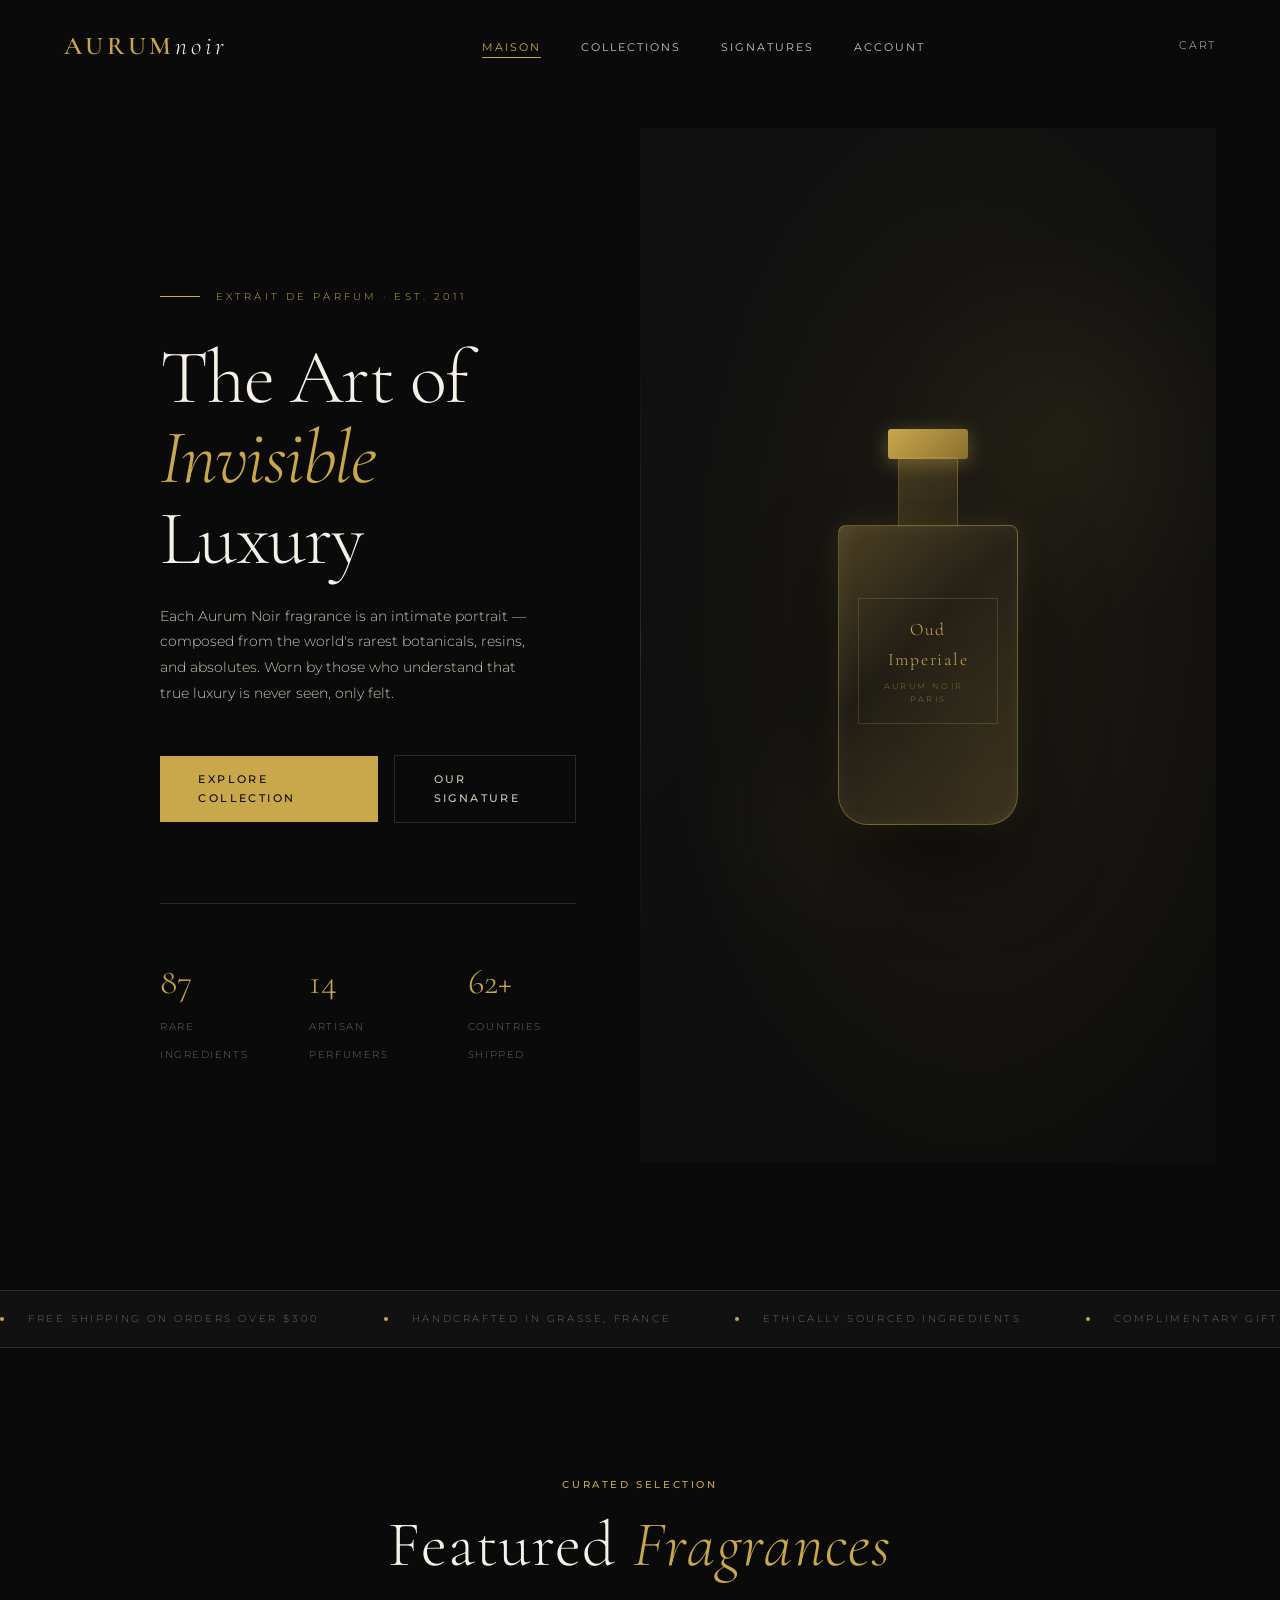
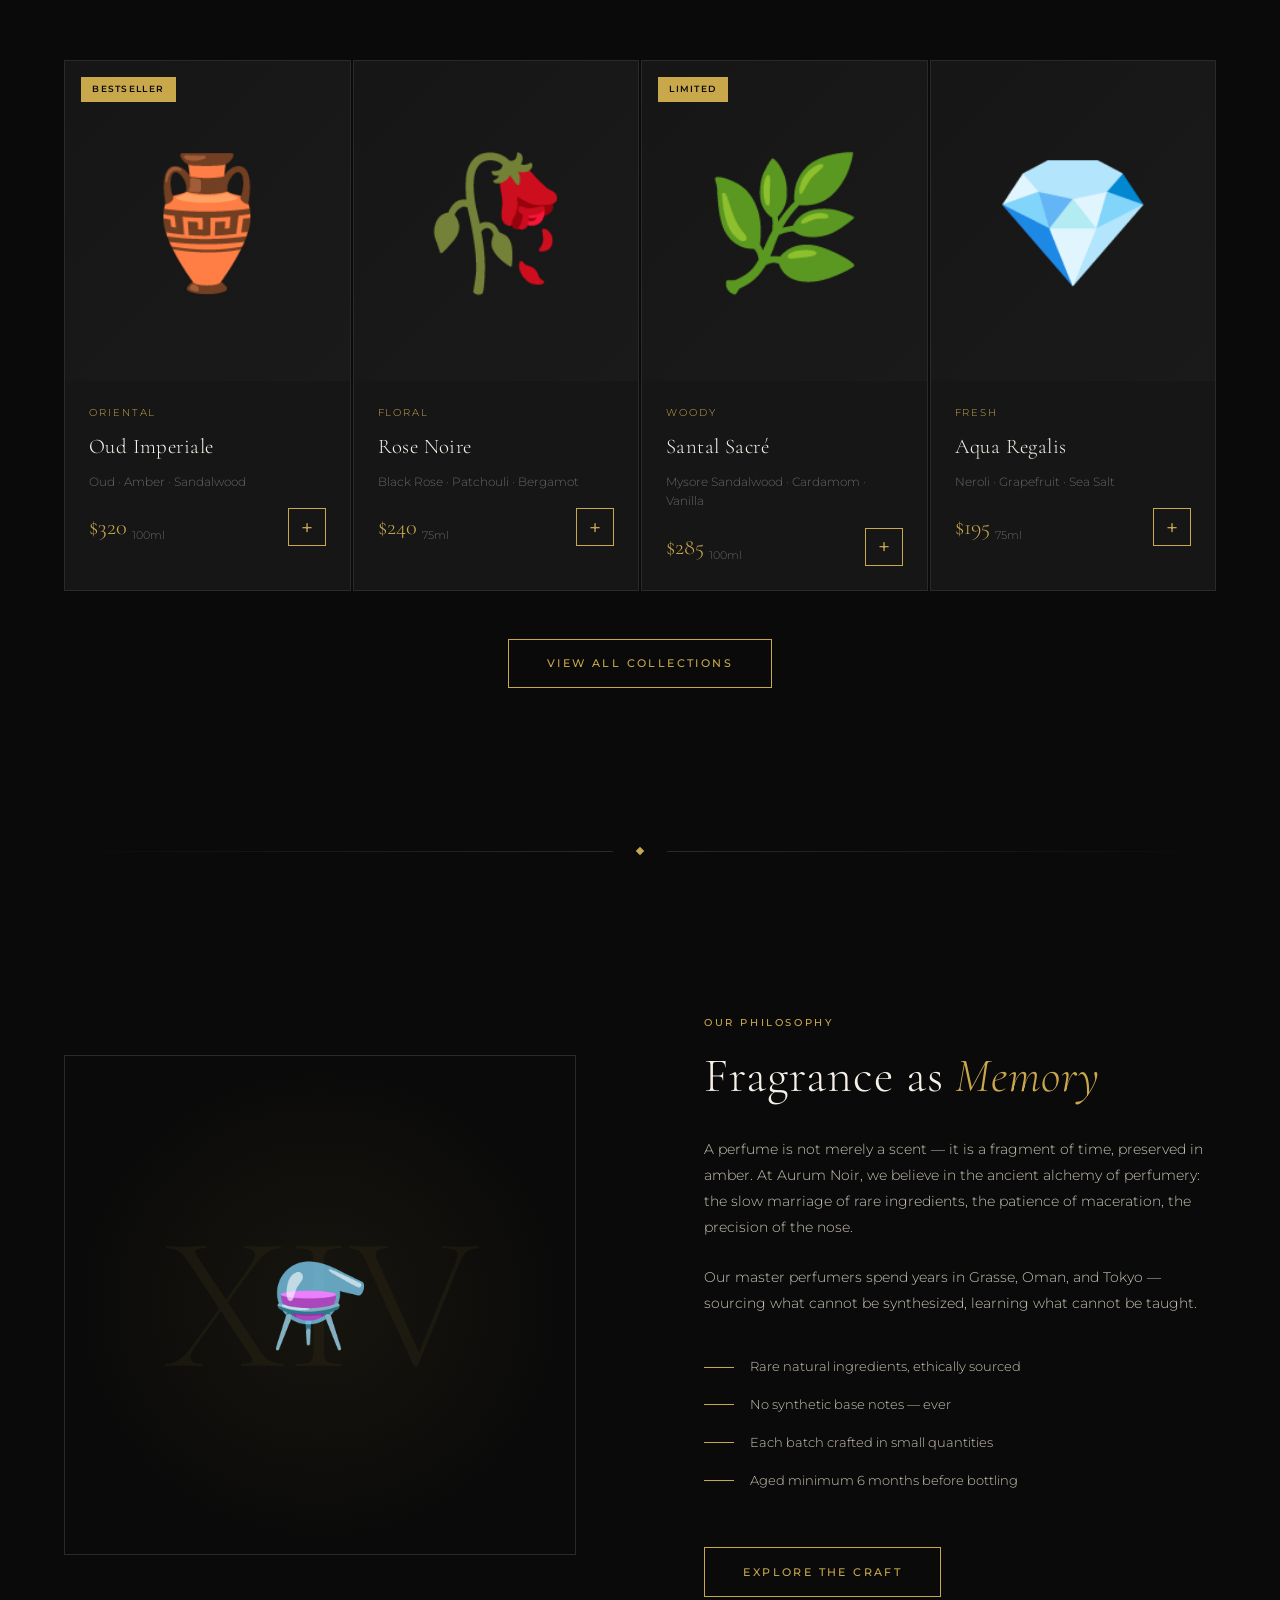
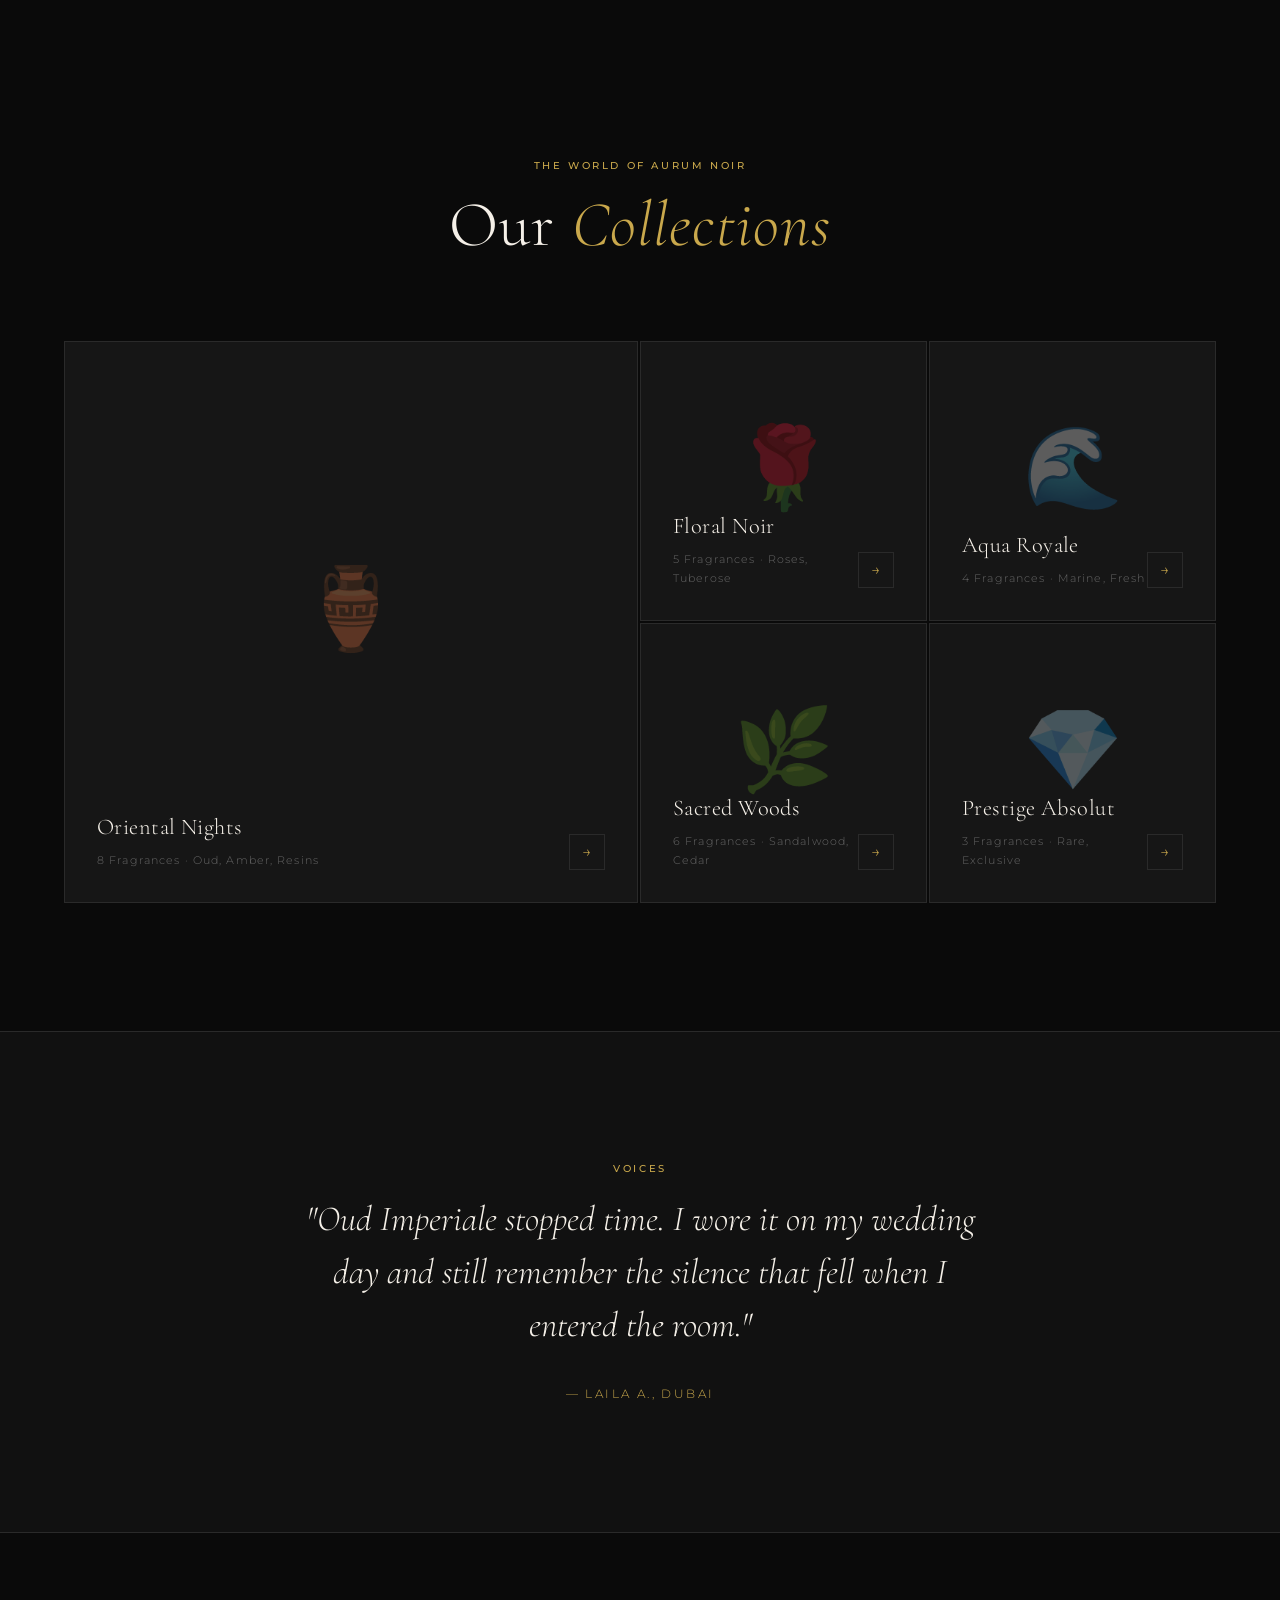
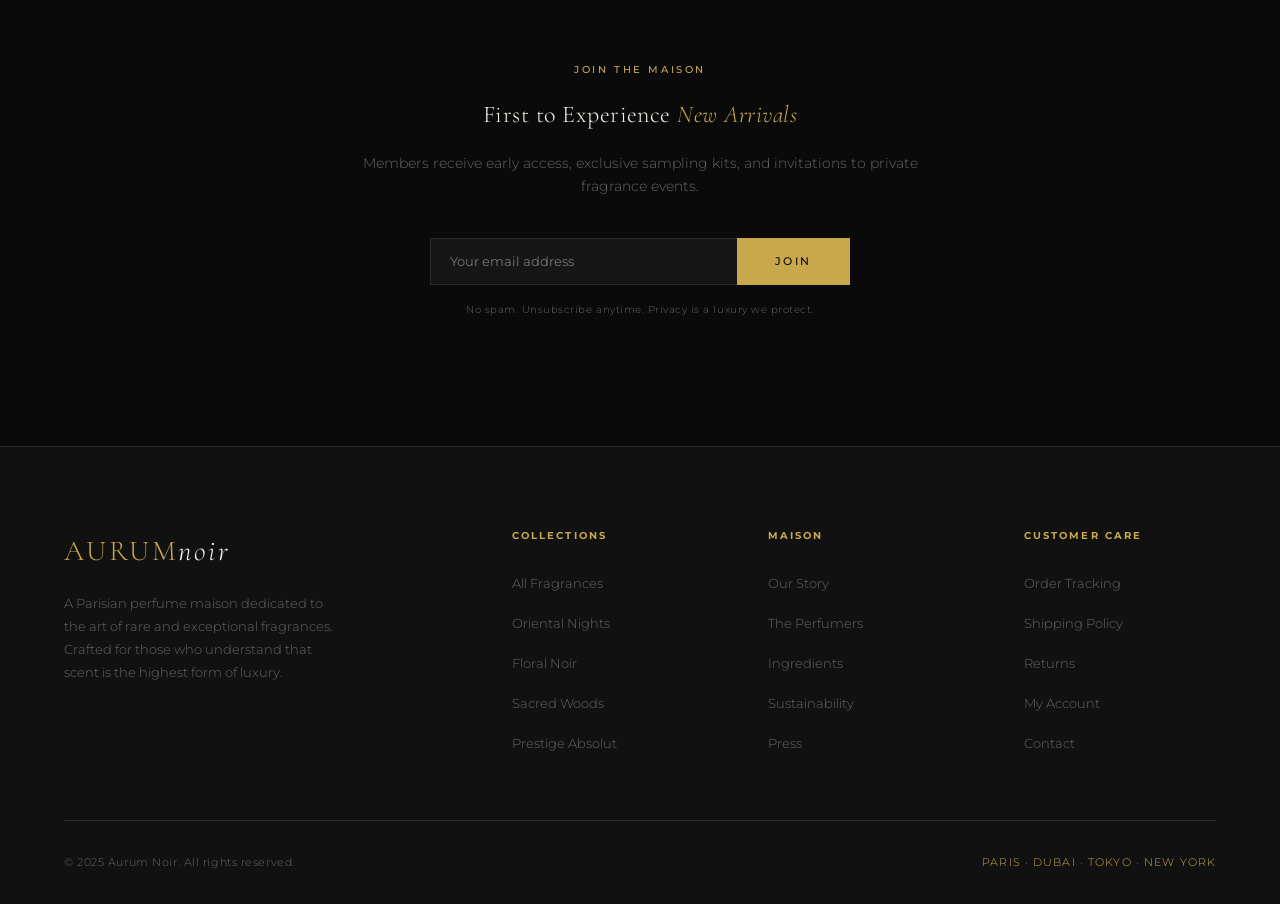
<file: index.html>
<!DOCTYPE html>
<html lang="en">
<head>
  <meta charset="UTF-8">
  <meta name="viewport" content="width=device-width, initial-scale=1.0">
  <title>Aurum Noir — Luxury Perfume Maison</title>
  <link rel="stylesheet" href="client/style.css">
</head>
<body>

  <!-- ============ NAVIGATION ============ -->
  <nav>
    <a href="index.html" class="nav-logo">AURUM<span>noir</span></a>
    <ul class="nav-links">
      <li><a href="index.html" class="active">Maison</a></li>
      <li><a href="client/shop.html">Collections</a></li>
      <li><a href="client/product.html?id=1">Signatures</a></li>
      <li><a href="client/login.html">Account</a></li>
    </ul>
    <a href="client/cart.html" class="nav-cart">
      <span>Cart</span>
      <span class="cart-count" style="display:none">0</span>
    </a>
    <div class="hamburger"><span></span><span></span><span></span></div>
  </nav>

  <!-- ============ HERO ============ -->
  <section class="hero">
    <div class="hero-left">
      <div class="hero-eyebrow">Extrait de Parfum · Est. 2011</div>
      <h1>
        The Art of<br>
        <em>Invisible</em><br>
        Luxury
      </h1>
      <p class="hero-desc">
        Each Aurum Noir fragrance is an intimate portrait — composed from the world's rarest botanicals, resins, and absolutes. Worn by those who understand that true luxury is never seen, only felt.
      </p>
      <div class="hero-actions">
        <a href="client/shop.html" class="btn btn-gold"><span>Explore Collection</span></a>
        <a href="client/product.html?id=1" class="btn btn-ghost"><span>Our Signature</span></a>
      </div>
      <div class="hero-stats">
        <div>
          <span class="hero-stat-num">87</span>
          <span class="hero-stat-label">Rare Ingredients</span>
        </div>
        <div>
          <span class="hero-stat-num">14</span>
          <span class="hero-stat-label">Artisan Perfumers</span>
        </div>
        <div>
          <span class="hero-stat-num">62+</span>
          <span class="hero-stat-label">Countries Shipped</span>
        </div>
      </div>
    </div>

    <div class="hero-right">
      <div class="hero-visual">
        <div class="hero-orb orb-1"></div>
        <div class="hero-orb orb-2"></div>
        <div class="hero-line"></div>

        <!-- Decorative CSS Bottle -->
        <div class="hero-bottle">
          <div class="bottle-cap"></div>
          <div class="bottle-neck"></div>
          <div class="bottle-body">
            <div class="bottle-label">
              <span class="bottle-label-name">Oud Imperiale</span>
              <span class="bottle-label-sub">Aurum Noir · Paris</span>
            </div>
          </div>
        </div>
      </div>
    </div>
  </section>

  <!-- ============ MARQUEE ============ -->
  <div class="marquee-wrap">
    <div class="marquee-track">
      <!-- Duplicated for seamless loop -->
      <span class="marquee-item"><span class="marquee-dot"></span>Free Shipping on Orders Over $300</span>
      <span class="marquee-item"><span class="marquee-dot"></span>Handcrafted in Grasse, France</span>
      <span class="marquee-item"><span class="marquee-dot"></span>Ethically Sourced Ingredients</span>
      <span class="marquee-item"><span class="marquee-dot"></span>Complimentary Gift Wrapping</span>
      <span class="marquee-item"><span class="marquee-dot"></span>30-Day Returns</span>
      <span class="marquee-item"><span class="marquee-dot"></span>Extrait de Parfum Concentration</span>
      <span class="marquee-item"><span class="marquee-dot"></span>Free Shipping on Orders Over $300</span>
      <span class="marquee-item"><span class="marquee-dot"></span>Handcrafted in Grasse, France</span>
      <span class="marquee-item"><span class="marquee-dot"></span>Ethically Sourced Ingredients</span>
      <span class="marquee-item"><span class="marquee-dot"></span>Complimentary Gift Wrapping</span>
      <span class="marquee-item"><span class="marquee-dot"></span>30-Day Returns</span>
      <span class="marquee-item"><span class="marquee-dot"></span>Extrait de Parfum Concentration</span>
    </div>
  </div>

  <!-- ============ FEATURED PRODUCTS ============ -->
  <section>
    <div class="section-header">
      <span class="section-label">Curated Selection</span>
      <h2>Featured <em style="font-style:italic;color:var(--gold)">Fragrances</em></h2>
    </div>
    <div class="products-grid" id="featured-grid">
      <!-- Injected by script.js -->
    </div>
    <div style="text-align:center;margin-top:3rem">
      <a href="client/shop.html" class="btn btn-outline"><span>View All Collections</span></a>
    </div>
  </section>

  <!-- ============ DIVIDER ============ -->
  <div style="padding:0 4rem"><div class="divider"><div class="divider-diamond"></div></div></div>

  <!-- ============ PHILOSOPHY ============ -->
  <section>
    <div class="philosophy">
      <div class="philosophy-visual">
        <div class="philosophy-bg"></div>
        <div class="philosophy-num">XIV</div>
        <div class="philosophy-icon">⚗️</div>
      </div>
      <div class="philosophy-text">
        <span class="section-label">Our Philosophy</span>
        <h2>Fragrance as <em style="font-style:italic;color:var(--gold)">Memory</em></h2>
        <p>
          A perfume is not merely a scent — it is a fragment of time, preserved in amber. At Aurum Noir, we believe in the ancient alchemy of perfumery: the slow marriage of rare ingredients, the patience of maceration, the precision of the nose.
        </p>
        <p>
          Our master perfumers spend years in Grasse, Oman, and Tokyo — sourcing what cannot be synthesized, learning what cannot be taught.
        </p>
        <div class="philosophy-points">
          <div class="philosophy-point">Rare natural ingredients, ethically sourced</div>
          <div class="philosophy-point">No synthetic base notes — ever</div>
          <div class="philosophy-point">Each batch crafted in small quantities</div>
          <div class="philosophy-point">Aged minimum 6 months before bottling</div>
        </div>
        <a href="client/shop.html" class="btn btn-outline" style="margin-top:1rem"><span>Explore the Craft</span></a>
      </div>
    </div>
  </section>

  <!-- ============ COLLECTIONS ============ -->
  <section style="padding-top:2rem">
    <div class="section-header">
      <span class="section-label">The World of Aurum Noir</span>
      <h2>Our <em style="font-style:italic;color:var(--gold)">Collections</em></h2>
    </div>
    <div class="collections-grid">
      <div class="collection-item" onclick="window.location.href='shop.html'">
        <div class="collection-emoji">🏺</div>
        <div class="collection-content">
          <h3>Oriental Nights</h3>
          <p>8 Fragrances · Oud, Amber, Resins</p>
        </div>
        <div class="collection-arrow">→</div>
      </div>
      <div class="collection-item" onclick="window.location.href='shop.html'">
        <div class="collection-emoji">🌹</div>
        <div class="collection-content">
          <h3>Floral Noir</h3>
          <p>5 Fragrances · Roses, Tuberose</p>
        </div>
        <div class="collection-arrow">→</div>
      </div>
      <div class="collection-item" onclick="window.location.href='shop.html'">
        <div class="collection-emoji">🌊</div>
        <div class="collection-content">
          <h3>Aqua Royale</h3>
          <p>4 Fragrances · Marine, Fresh</p>
        </div>
        <div class="collection-arrow">→</div>
      </div>
      <div class="collection-item" onclick="window.location.href='shop.html'">
        <div class="collection-emoji">🌿</div>
        <div class="collection-content">
          <h3>Sacred Woods</h3>
          <p>6 Fragrances · Sandalwood, Cedar</p>
        </div>
        <div class="collection-arrow">→</div>
      </div>
      <div class="collection-item" onclick="window.location.href='shop.html'">
        <div class="collection-emoji">💎</div>
        <div class="collection-content">
          <h3>Prestige Absolut</h3>
          <p>3 Fragrances · Rare, Exclusive</p>
        </div>
        <div class="collection-arrow">→</div>
      </div>
    </div>
  </section>

  <!-- ============ TESTIMONIAL ============ -->
  <section style="background:var(--deep);border-top:1px solid var(--border);border-bottom:1px solid var(--border)">
    <div style="max-width:700px;margin:0 auto;text-align:center">
      <span class="section-label">Voices</span>
      <blockquote style="font-family:var(--font-serif);font-style:italic;font-size:clamp(1.5rem,3vw,2.2rem);font-weight:300;line-height:1.5;color:var(--white);margin-bottom:2rem">
        "Oud Imperiale stopped time. I wore it on my wedding day and still remember the silence that fell when I entered the room."
      </blockquote>
      <p style="font-size:.75rem;letter-spacing:.2em;text-transform:uppercase;color:var(--gold)">— Laila A., Dubai</p>
    </div>
  </section>

  <!-- ============ NEWSLETTER ============ -->
  <section>
    <div style="max-width:600px;margin:0 auto;text-align:center">
      <span class="section-label">Join the Maison</span>
      <h2 style="margin-bottom:1rem">First to Experience <em style="font-style:italic;color:var(--gold)">New Arrivals</em></h2>
      <p style="font-size:.85rem;color:var(--muted);margin-bottom:2.5rem">Members receive early access, exclusive sampling kits, and invitations to private fragrance events.</p>
      <div style="display:flex;gap:0;max-width:420px;margin:0 auto">
        <input type="email" placeholder="Your email address" style="flex:1;background:var(--card-bg);border:1px solid var(--border);border-right:none;color:var(--white);font-family:var(--font-sans);font-size:.82rem;padding:.9rem 1.2rem;outline:none">
        <button class="btn btn-gold" style="white-space:nowrap"><span>Join</span></button>
      </div>
      <p style="font-size:.65rem;color:var(--muted);margin-top:1rem;letter-spacing:.05em">No spam. Unsubscribe anytime. Privacy is a luxury we protect.</p>
    </div>
  </section>

  <!-- ============ FOOTER ============ -->
  <footer>
    <div class="footer-grid">
      <div class="footer-brand">
        <h3>AURUM<em style="font-style:italic;color:var(--white)">noir</em></h3>
        <p>A Parisian perfume maison dedicated to the art of rare and exceptional fragrances. Crafted for those who understand that scent is the highest form of luxury.</p>
      </div>
      <div class="footer-col">
        <h4>Collections</h4>
        <ul>
          <li><a href="client/shop.html">All Fragrances</a></li>
          <li><a href="client/shop.html">Oriental Nights</a></li>
          <li><a href="client/shop.html">Floral Noir</a></li>
          <li><a href="client/shop.html">Sacred Woods</a></li>
          <li><a href="client/shop.html">Prestige Absolut</a></li>
        </ul>
      </div>
      <div class="footer-col">
        <h4>Maison</h4>
        <ul>
          <li><a href="#">Our Story</a></li>
          <li><a href="#">The Perfumers</a></li>
          <li><a href="#">Ingredients</a></li>
          <li><a href="#">Sustainability</a></li>
          <li><a href="#">Press</a></li>
        </ul>
      </div>
      <div class="footer-col">
        <h4>Customer Care</h4>
        <ul>
          <li><a href="client/tracking.html">Order Tracking</a></li>
          <li><a href="#">Shipping Policy</a></li>
          <li><a href="#">Returns</a></li>
          <li><a href="client/login.html">My Account</a></li>
          <li><a href="#">Contact</a></li>
        </ul>
      </div>
    </div>
    <div class="footer-bottom">
      <p>© 2025 Aurum Noir. All rights reserved.</p>
      <p style="color:var(--gold);font-size:.7rem;letter-spacing:.1em">PARIS · DUBAI · TOKYO · NEW YORK</p>
    </div>
  </footer>

  <div id="toast"></div>
  <script src="client/script.js"></script>
</body>
</html>
</file>
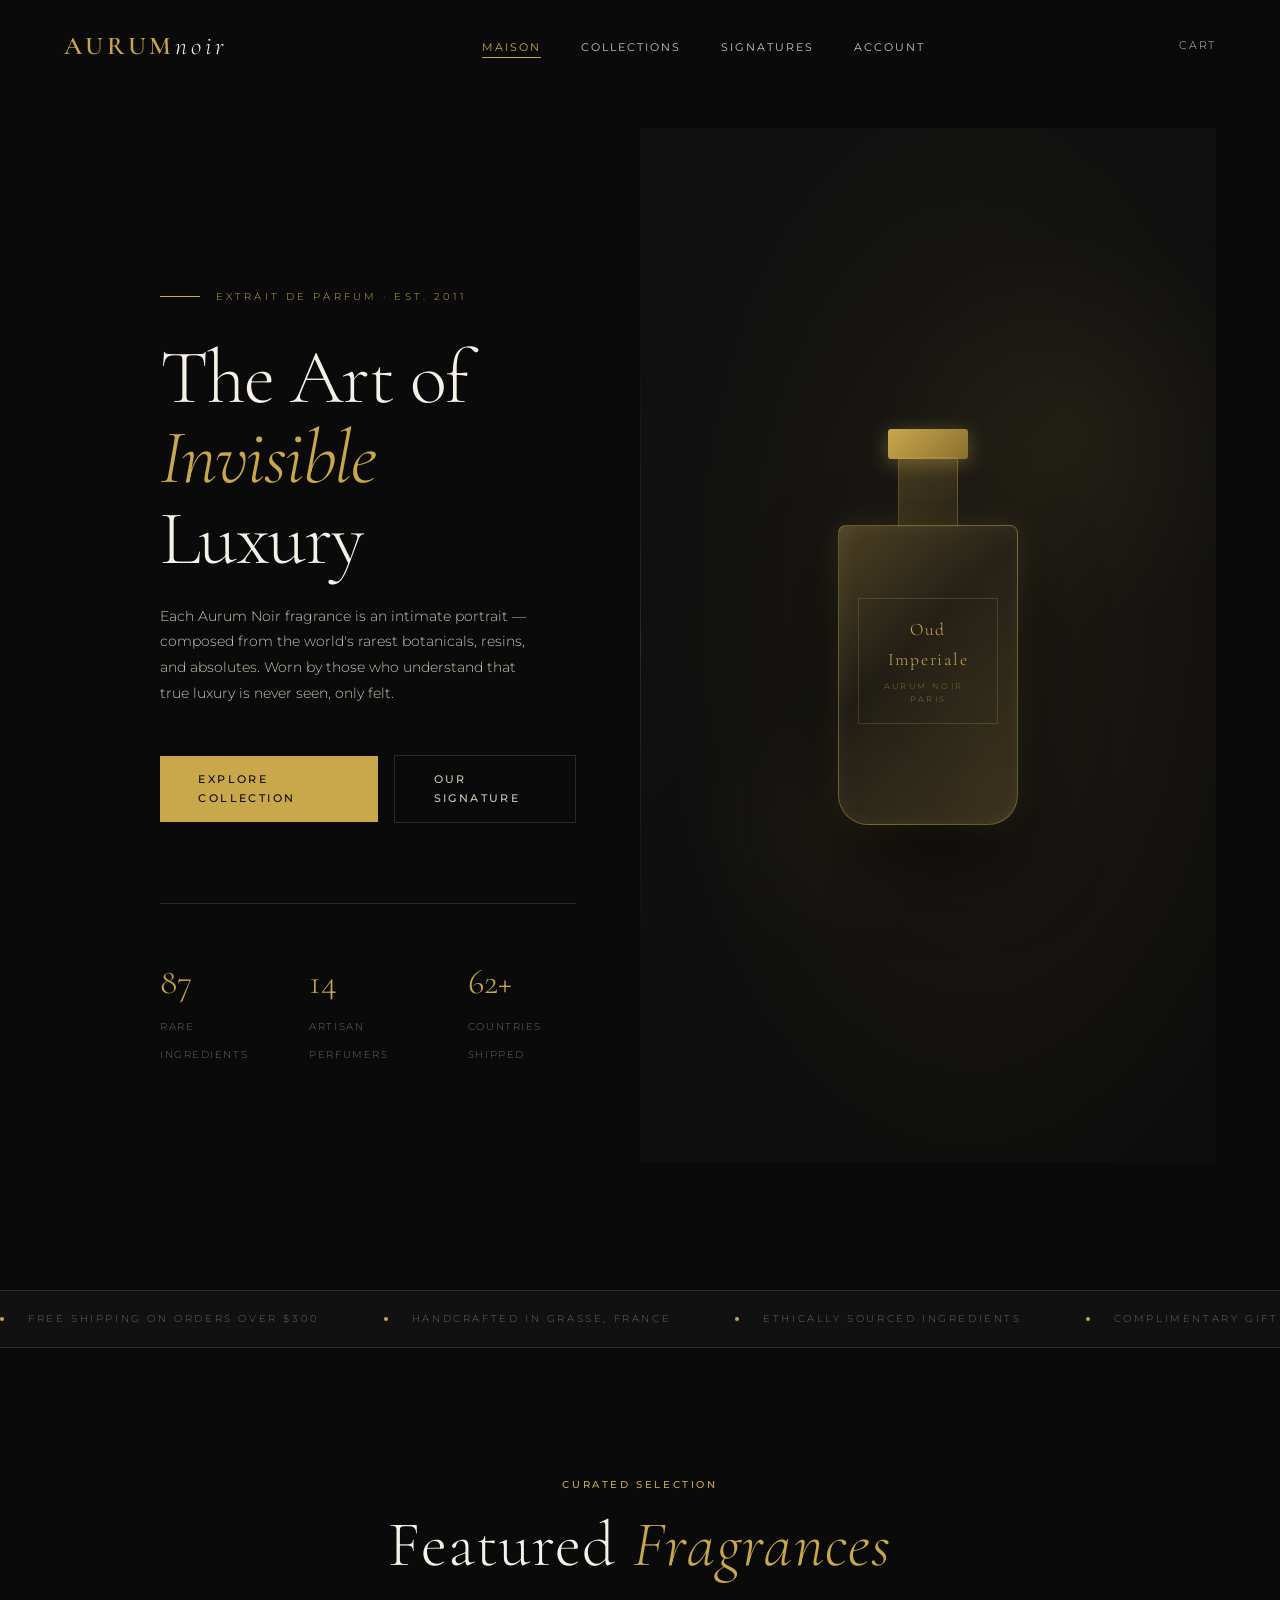
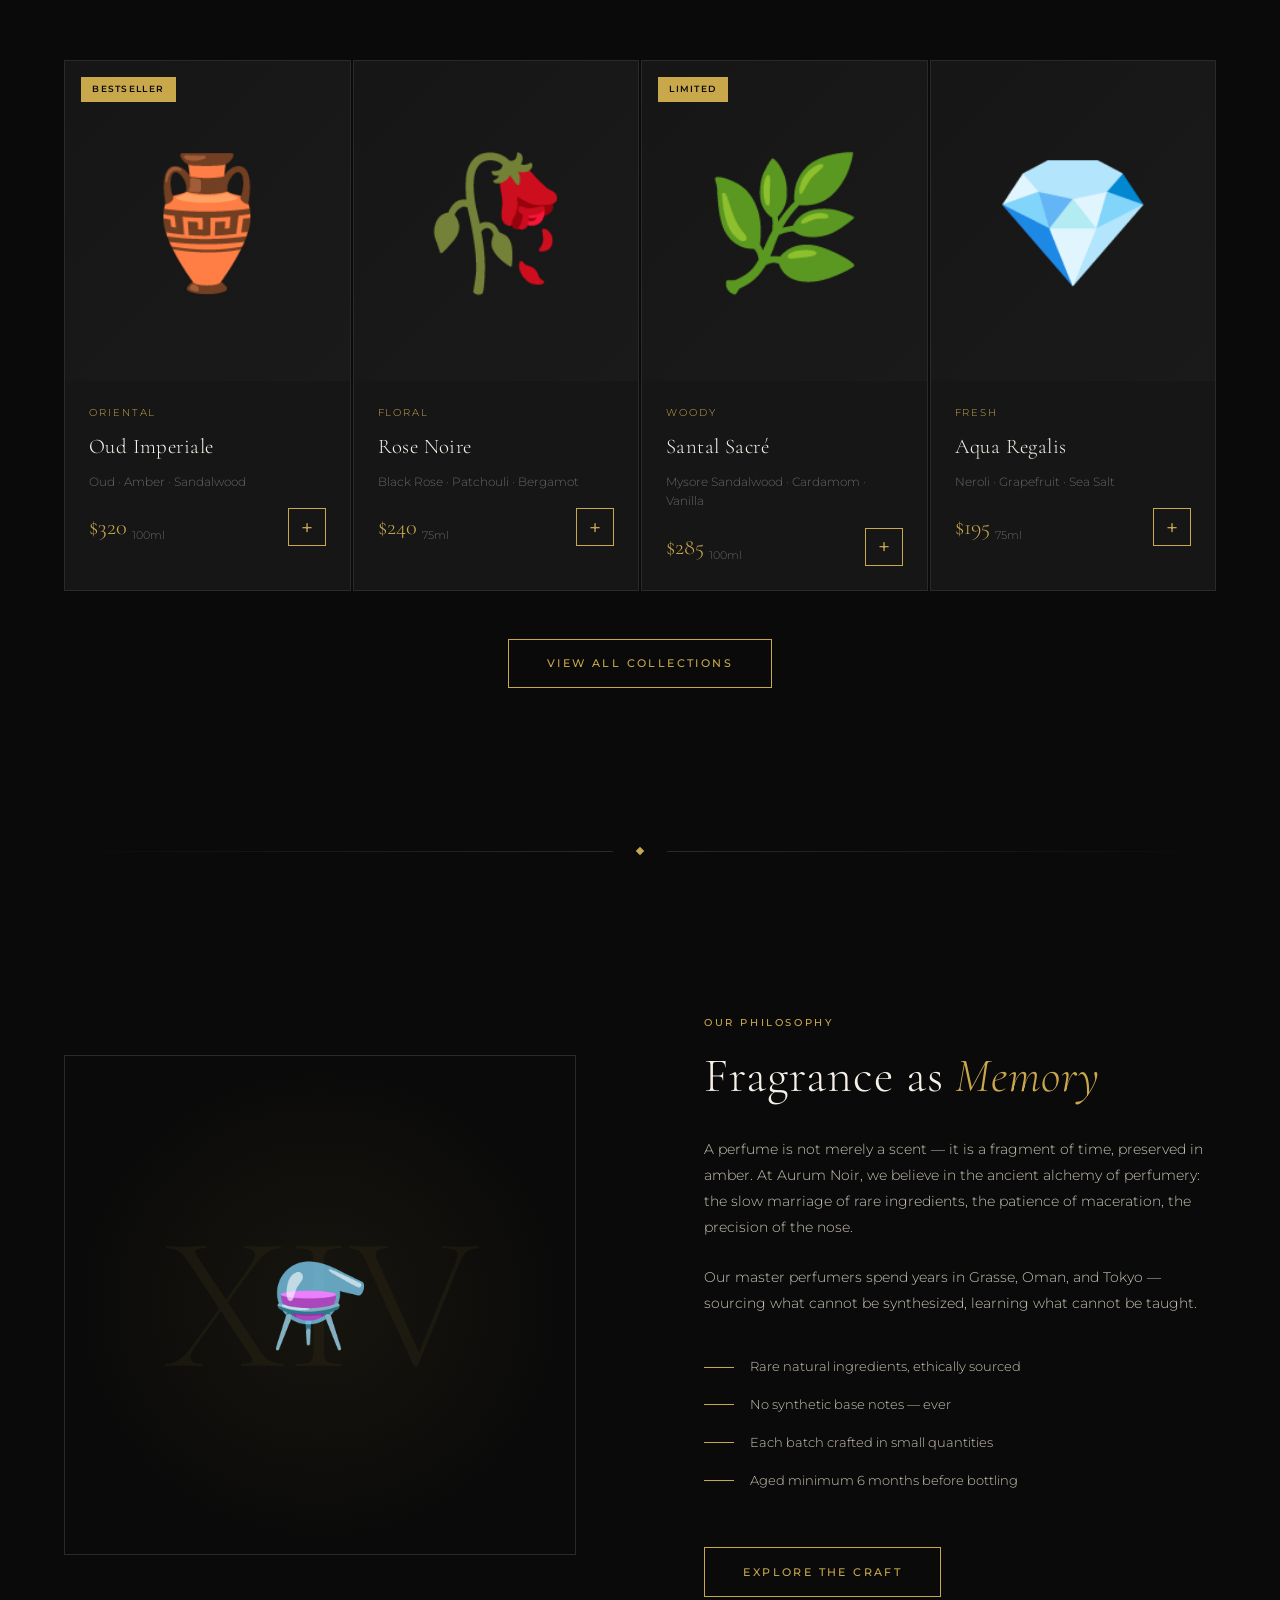
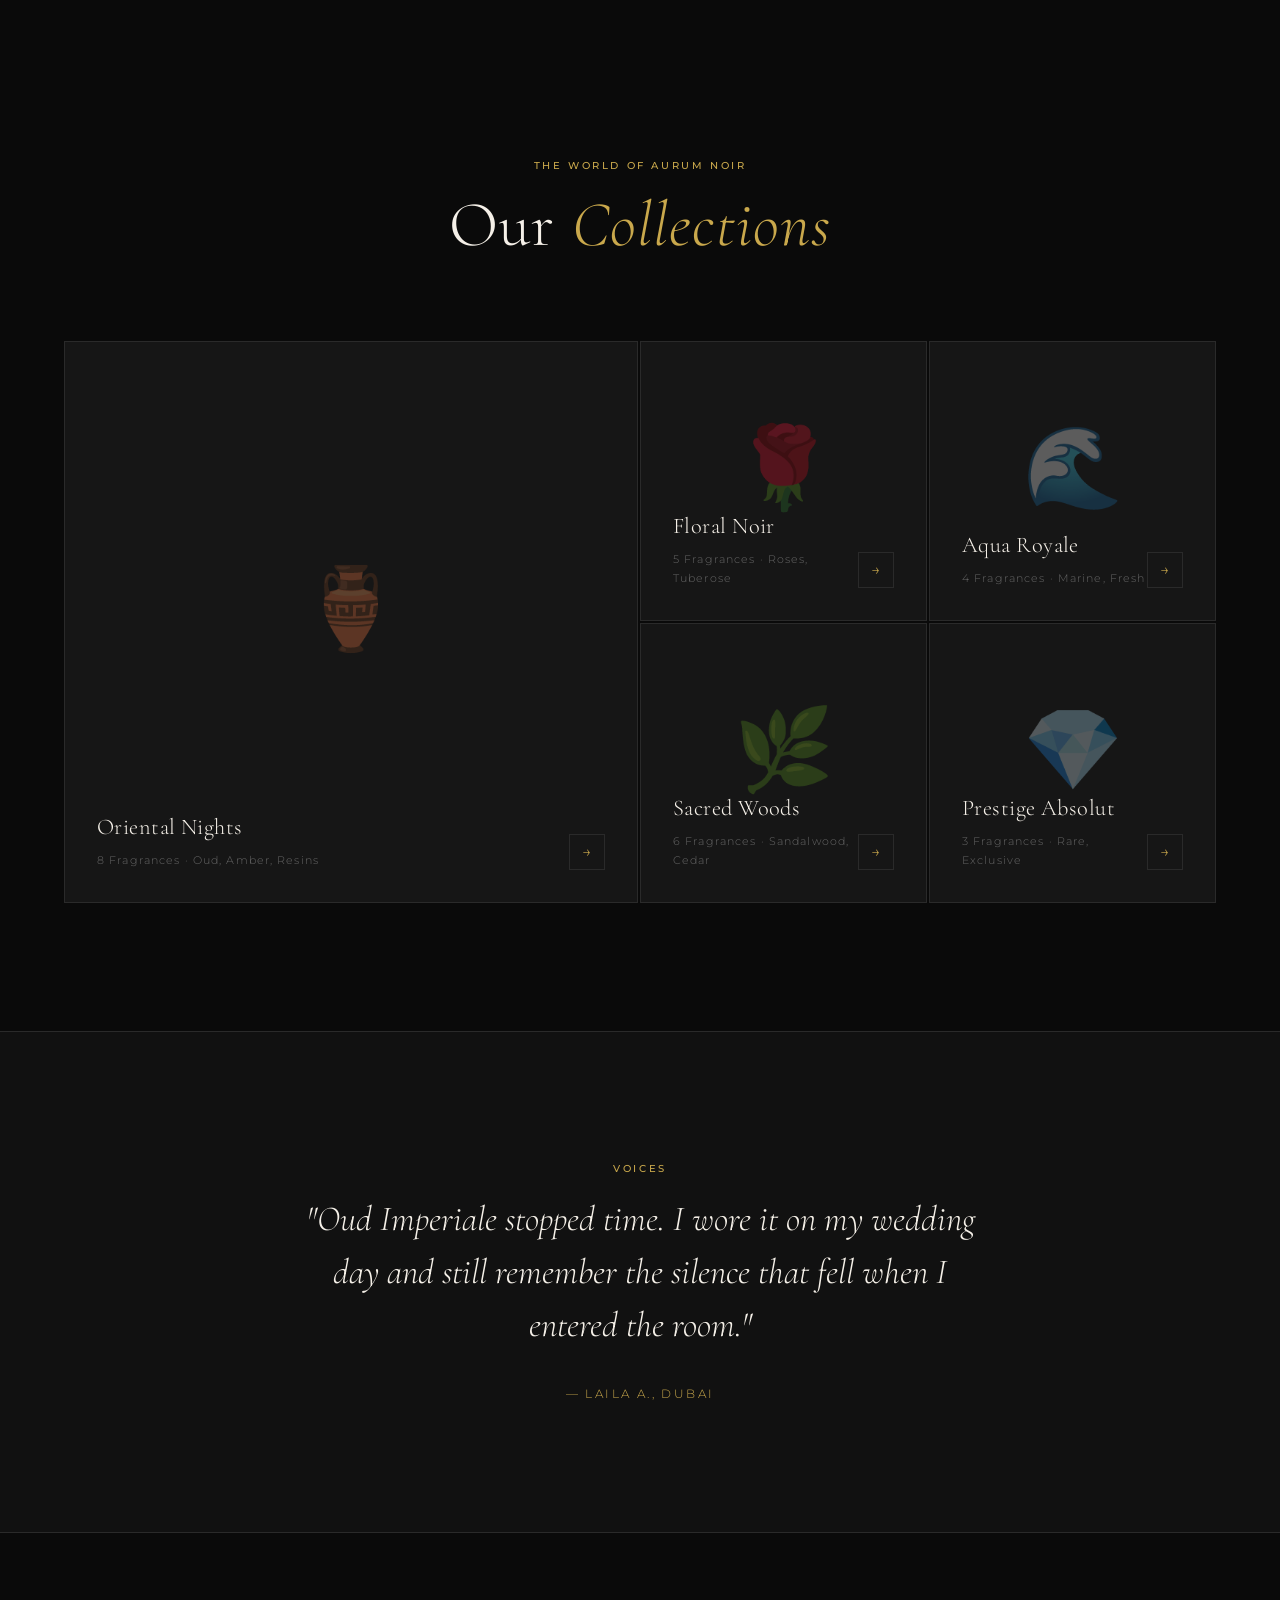
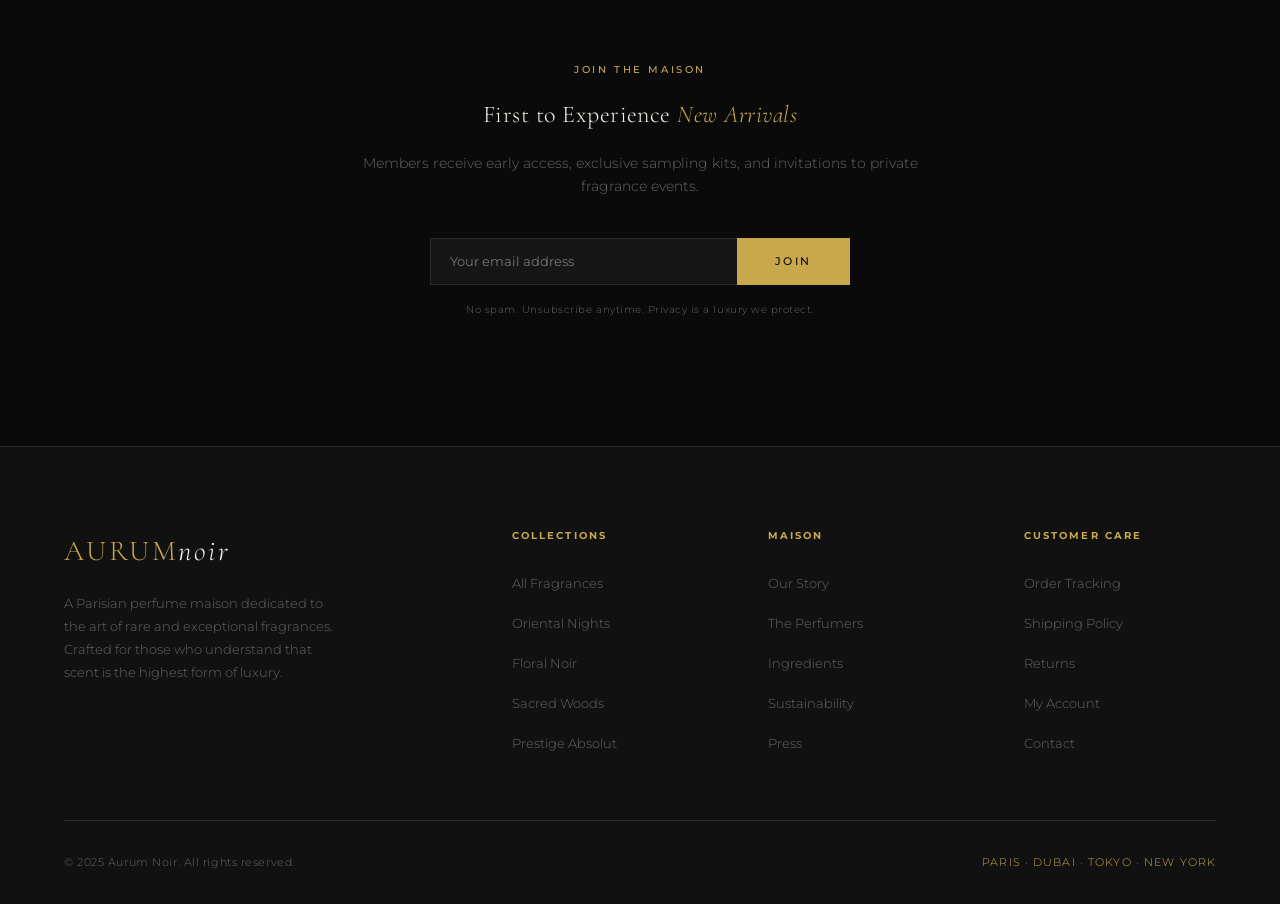
<file: client/index.html>
<!DOCTYPE html>
<html lang="en">
<head>
  <meta charset="UTF-8">
  <meta name="viewport" content="width=device-width, initial-scale=1.0">
  <title>Aurum Noir — Luxury Perfume Maison</title>
  <link rel="stylesheet" href="style.css">
</head>
<body>

  <!-- ============ NAVIGATION ============ -->
  <nav>
    <a href="index.html" class="nav-logo">AURUM<span>noir</span></a>
    <ul class="nav-links">
      <li><a href="index.html" class="active">Maison</a></li>
      <li><a href="shop.html">Collections</a></li>
      <li><a href="product.html?id=1">Signatures</a></li>
      <li><a href="login.html">Account</a></li>
    </ul>
    <a href="cart.html" class="nav-cart">
      <span>Cart</span>
      <span class="cart-count" style="display:none">0</span>
    </a>
    <div class="hamburger"><span></span><span></span><span></span></div>
  </nav>

  <!-- ============ HERO ============ -->
  <section class="hero">
    <div class="hero-left">
      <div class="hero-eyebrow">Extrait de Parfum · Est. 2011</div>
      <h1>
        The Art of<br>
        <em>Invisible</em><br>
        Luxury
      </h1>
      <p class="hero-desc">
        Each Aurum Noir fragrance is an intimate portrait — composed from the world's rarest botanicals, resins, and absolutes. Worn by those who understand that true luxury is never seen, only felt.
      </p>
      <div class="hero-actions">
        <a href="shop.html" class="btn btn-gold"><span>Explore Collection</span></a>
        <a href="product.html?id=1" class="btn btn-ghost"><span>Our Signature</span></a>
      </div>
      <div class="hero-stats">
        <div>
          <span class="hero-stat-num">87</span>
          <span class="hero-stat-label">Rare Ingredients</span>
        </div>
        <div>
          <span class="hero-stat-num">14</span>
          <span class="hero-stat-label">Artisan Perfumers</span>
        </div>
        <div>
          <span class="hero-stat-num">62+</span>
          <span class="hero-stat-label">Countries Shipped</span>
        </div>
      </div>
    </div>

    <div class="hero-right">
      <div class="hero-visual">
        <div class="hero-orb orb-1"></div>
        <div class="hero-orb orb-2"></div>
        <div class="hero-line"></div>

        <!-- Decorative CSS Bottle -->
        <div class="hero-bottle">
          <div class="bottle-cap"></div>
          <div class="bottle-neck"></div>
          <div class="bottle-body">
            <div class="bottle-label">
              <span class="bottle-label-name">Oud Imperiale</span>
              <span class="bottle-label-sub">Aurum Noir · Paris</span>
            </div>
          </div>
        </div>
      </div>
    </div>
  </section>

  <!-- ============ MARQUEE ============ -->
  <div class="marquee-wrap">
    <div class="marquee-track">
      <!-- Duplicated for seamless loop -->
      <span class="marquee-item"><span class="marquee-dot"></span>Free Shipping on Orders Over $300</span>
      <span class="marquee-item"><span class="marquee-dot"></span>Handcrafted in Grasse, France</span>
      <span class="marquee-item"><span class="marquee-dot"></span>Ethically Sourced Ingredients</span>
      <span class="marquee-item"><span class="marquee-dot"></span>Complimentary Gift Wrapping</span>
      <span class="marquee-item"><span class="marquee-dot"></span>30-Day Returns</span>
      <span class="marquee-item"><span class="marquee-dot"></span>Extrait de Parfum Concentration</span>
      <span class="marquee-item"><span class="marquee-dot"></span>Free Shipping on Orders Over $300</span>
      <span class="marquee-item"><span class="marquee-dot"></span>Handcrafted in Grasse, France</span>
      <span class="marquee-item"><span class="marquee-dot"></span>Ethically Sourced Ingredients</span>
      <span class="marquee-item"><span class="marquee-dot"></span>Complimentary Gift Wrapping</span>
      <span class="marquee-item"><span class="marquee-dot"></span>30-Day Returns</span>
      <span class="marquee-item"><span class="marquee-dot"></span>Extrait de Parfum Concentration</span>
    </div>
  </div>

  <!-- ============ FEATURED PRODUCTS ============ -->
  <section>
    <div class="section-header">
      <span class="section-label">Curated Selection</span>
      <h2>Featured <em style="font-style:italic;color:var(--gold)">Fragrances</em></h2>
    </div>
    <div class="products-grid" id="featured-grid">
      <!-- Injected by script.js -->
    </div>
    <div style="text-align:center;margin-top:3rem">
      <a href="shop.html" class="btn btn-outline"><span>View All Collections</span></a>
    </div>
  </section>

  <!-- ============ DIVIDER ============ -->
  <div style="padding:0 4rem"><div class="divider"><div class="divider-diamond"></div></div></div>

  <!-- ============ PHILOSOPHY ============ -->
  <section>
    <div class="philosophy">
      <div class="philosophy-visual">
        <div class="philosophy-bg"></div>
        <div class="philosophy-num">XIV</div>
        <div class="philosophy-icon">⚗️</div>
      </div>
      <div class="philosophy-text">
        <span class="section-label">Our Philosophy</span>
        <h2>Fragrance as <em style="font-style:italic;color:var(--gold)">Memory</em></h2>
        <p>
          A perfume is not merely a scent — it is a fragment of time, preserved in amber. At Aurum Noir, we believe in the ancient alchemy of perfumery: the slow marriage of rare ingredients, the patience of maceration, the precision of the nose.
        </p>
        <p>
          Our master perfumers spend years in Grasse, Oman, and Tokyo — sourcing what cannot be synthesized, learning what cannot be taught.
        </p>
        <div class="philosophy-points">
          <div class="philosophy-point">Rare natural ingredients, ethically sourced</div>
          <div class="philosophy-point">No synthetic base notes — ever</div>
          <div class="philosophy-point">Each batch crafted in small quantities</div>
          <div class="philosophy-point">Aged minimum 6 months before bottling</div>
        </div>
        <a href="shop.html" class="btn btn-outline" style="margin-top:1rem"><span>Explore the Craft</span></a>
      </div>
    </div>
  </section>

  <!-- ============ COLLECTIONS ============ -->
  <section style="padding-top:2rem">
    <div class="section-header">
      <span class="section-label">The World of Aurum Noir</span>
      <h2>Our <em style="font-style:italic;color:var(--gold)">Collections</em></h2>
    </div>
    <div class="collections-grid">
      <div class="collection-item" onclick="window.location.href='shop.html'">
        <div class="collection-emoji">🏺</div>
        <div class="collection-content">
          <h3>Oriental Nights</h3>
          <p>8 Fragrances · Oud, Amber, Resins</p>
        </div>
        <div class="collection-arrow">→</div>
      </div>
      <div class="collection-item" onclick="window.location.href='shop.html'">
        <div class="collection-emoji">🌹</div>
        <div class="collection-content">
          <h3>Floral Noir</h3>
          <p>5 Fragrances · Roses, Tuberose</p>
        </div>
        <div class="collection-arrow">→</div>
      </div>
      <div class="collection-item" onclick="window.location.href='shop.html'">
        <div class="collection-emoji">🌊</div>
        <div class="collection-content">
          <h3>Aqua Royale</h3>
          <p>4 Fragrances · Marine, Fresh</p>
        </div>
        <div class="collection-arrow">→</div>
      </div>
      <div class="collection-item" onclick="window.location.href='shop.html'">
        <div class="collection-emoji">🌿</div>
        <div class="collection-content">
          <h3>Sacred Woods</h3>
          <p>6 Fragrances · Sandalwood, Cedar</p>
        </div>
        <div class="collection-arrow">→</div>
      </div>
      <div class="collection-item" onclick="window.location.href='shop.html'">
        <div class="collection-emoji">💎</div>
        <div class="collection-content">
          <h3>Prestige Absolut</h3>
          <p>3 Fragrances · Rare, Exclusive</p>
        </div>
        <div class="collection-arrow">→</div>
      </div>
    </div>
  </section>

  <!-- ============ TESTIMONIAL ============ -->
  <section style="background:var(--deep);border-top:1px solid var(--border);border-bottom:1px solid var(--border)">
    <div style="max-width:700px;margin:0 auto;text-align:center">
      <span class="section-label">Voices</span>
      <blockquote style="font-family:var(--font-serif);font-style:italic;font-size:clamp(1.5rem,3vw,2.2rem);font-weight:300;line-height:1.5;color:var(--white);margin-bottom:2rem">
        "Oud Imperiale stopped time. I wore it on my wedding day and still remember the silence that fell when I entered the room."
      </blockquote>
      <p style="font-size:.75rem;letter-spacing:.2em;text-transform:uppercase;color:var(--gold)">— Laila A., Dubai</p>
    </div>
  </section>

  <!-- ============ NEWSLETTER ============ -->
  <section>
    <div style="max-width:600px;margin:0 auto;text-align:center">
      <span class="section-label">Join the Maison</span>
      <h2 style="margin-bottom:1rem">First to Experience <em style="font-style:italic;color:var(--gold)">New Arrivals</em></h2>
      <p style="font-size:.85rem;color:var(--muted);margin-bottom:2.5rem">Members receive early access, exclusive sampling kits, and invitations to private fragrance events.</p>
      <div style="display:flex;gap:0;max-width:420px;margin:0 auto">
        <input type="email" placeholder="Your email address" style="flex:1;background:var(--card-bg);border:1px solid var(--border);border-right:none;color:var(--white);font-family:var(--font-sans);font-size:.82rem;padding:.9rem 1.2rem;outline:none">
        <button class="btn btn-gold" style="white-space:nowrap"><span>Join</span></button>
      </div>
      <p style="font-size:.65rem;color:var(--muted);margin-top:1rem;letter-spacing:.05em">No spam. Unsubscribe anytime. Privacy is a luxury we protect.</p>
    </div>
  </section>

  <!-- ============ FOOTER ============ -->
  <footer>
    <div class="footer-grid">
      <div class="footer-brand">
        <h3>AURUM<em style="font-style:italic;color:var(--white)">noir</em></h3>
        <p>A Parisian perfume maison dedicated to the art of rare and exceptional fragrances. Crafted for those who understand that scent is the highest form of luxury.</p>
      </div>
      <div class="footer-col">
        <h4>Collections</h4>
        <ul>
          <li><a href="shop.html">All Fragrances</a></li>
          <li><a href="shop.html">Oriental Nights</a></li>
          <li><a href="shop.html">Floral Noir</a></li>
          <li><a href="shop.html">Sacred Woods</a></li>
          <li><a href="shop.html">Prestige Absolut</a></li>
        </ul>
      </div>
      <div class="footer-col">
        <h4>Maison</h4>
        <ul>
          <li><a href="#">Our Story</a></li>
          <li><a href="#">The Perfumers</a></li>
          <li><a href="#">Ingredients</a></li>
          <li><a href="#">Sustainability</a></li>
          <li><a href="#">Press</a></li>
        </ul>
      </div>
      <div class="footer-col">
        <h4>Customer Care</h4>
        <ul>
          <li><a href="tracking.html">Order Tracking</a></li>
          <li><a href="#">Shipping Policy</a></li>
          <li><a href="#">Returns</a></li>
          <li><a href="login.html">My Account</a></li>
          <li><a href="#">Contact</a></li>
        </ul>
      </div>
    </div>
    <div class="footer-bottom">
      <p>© 2025 Aurum Noir. All rights reserved.</p>
      <p style="color:var(--gold);font-size:.7rem;letter-spacing:.1em">PARIS · DUBAI · TOKYO · NEW YORK</p>
    </div>
  </footer>

  <div id="toast"></div>
  <script src="script.js"></script>
</body>
</html>
</file>
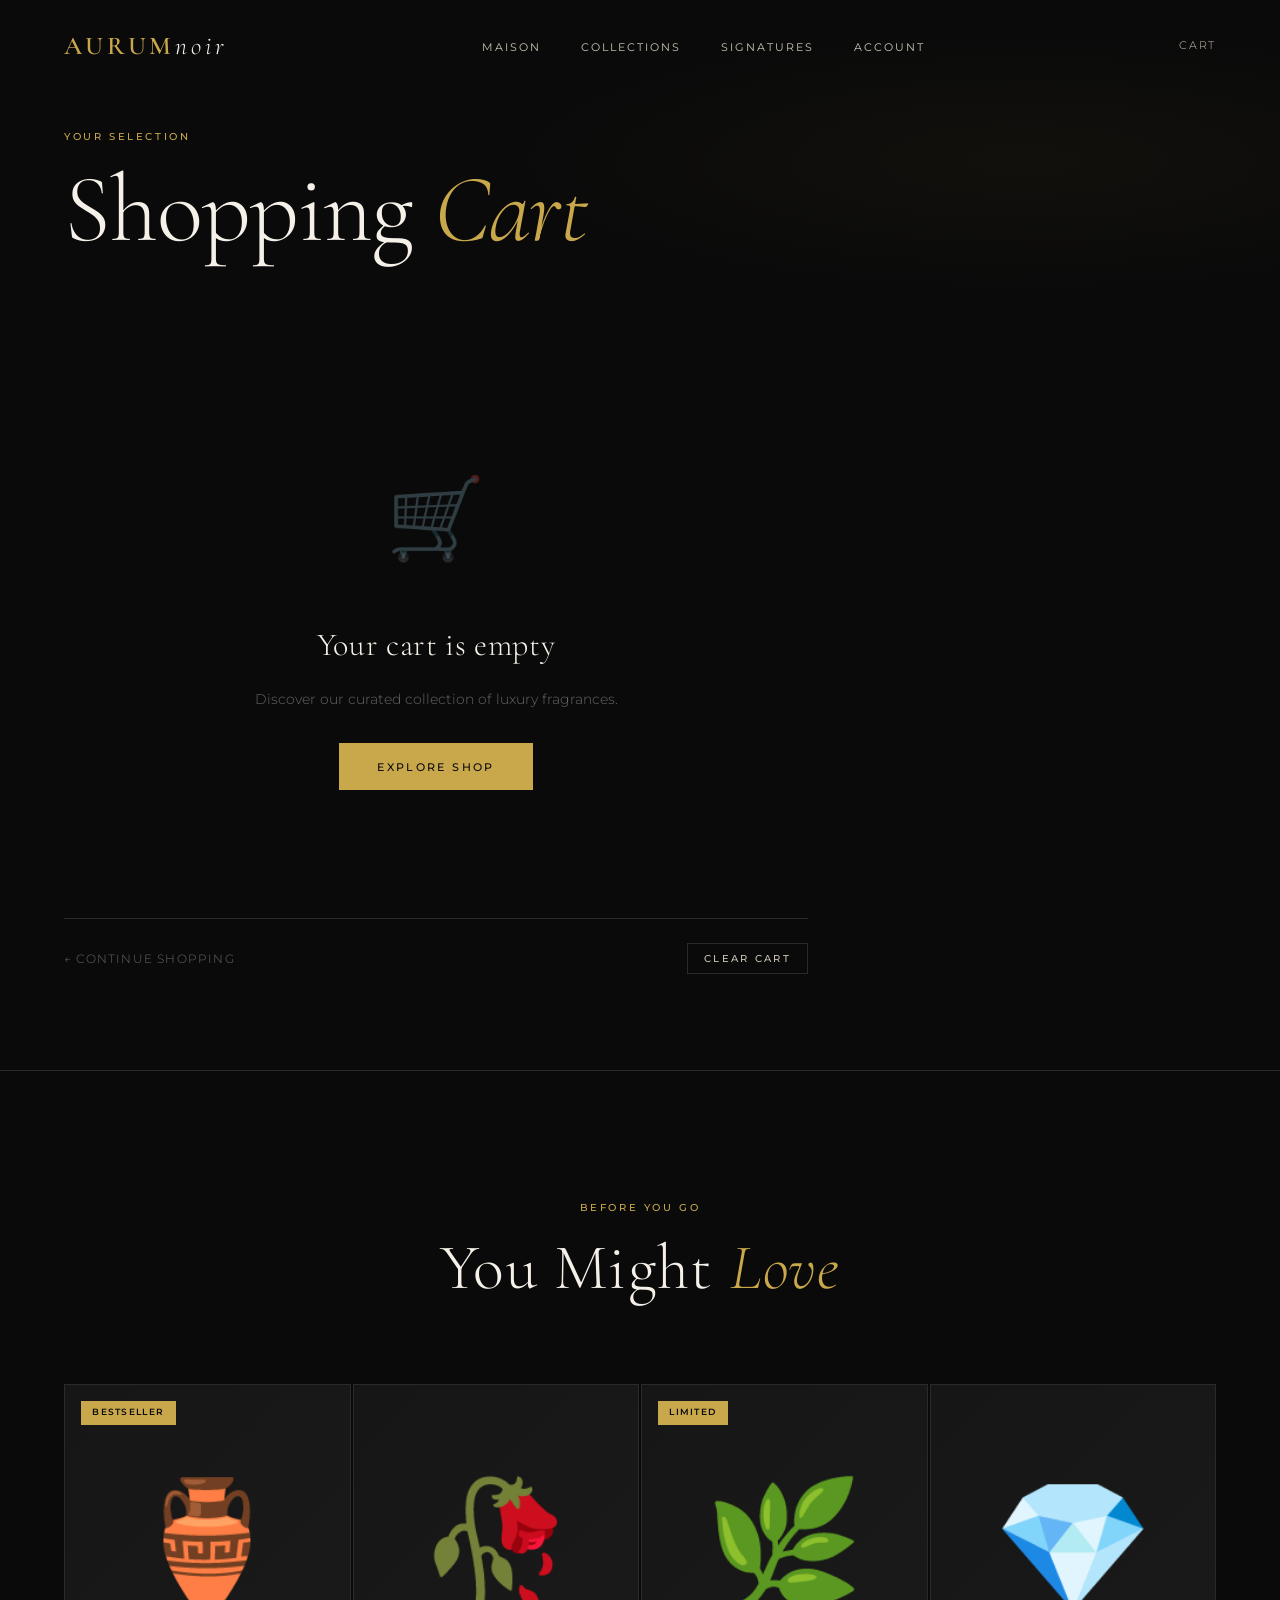
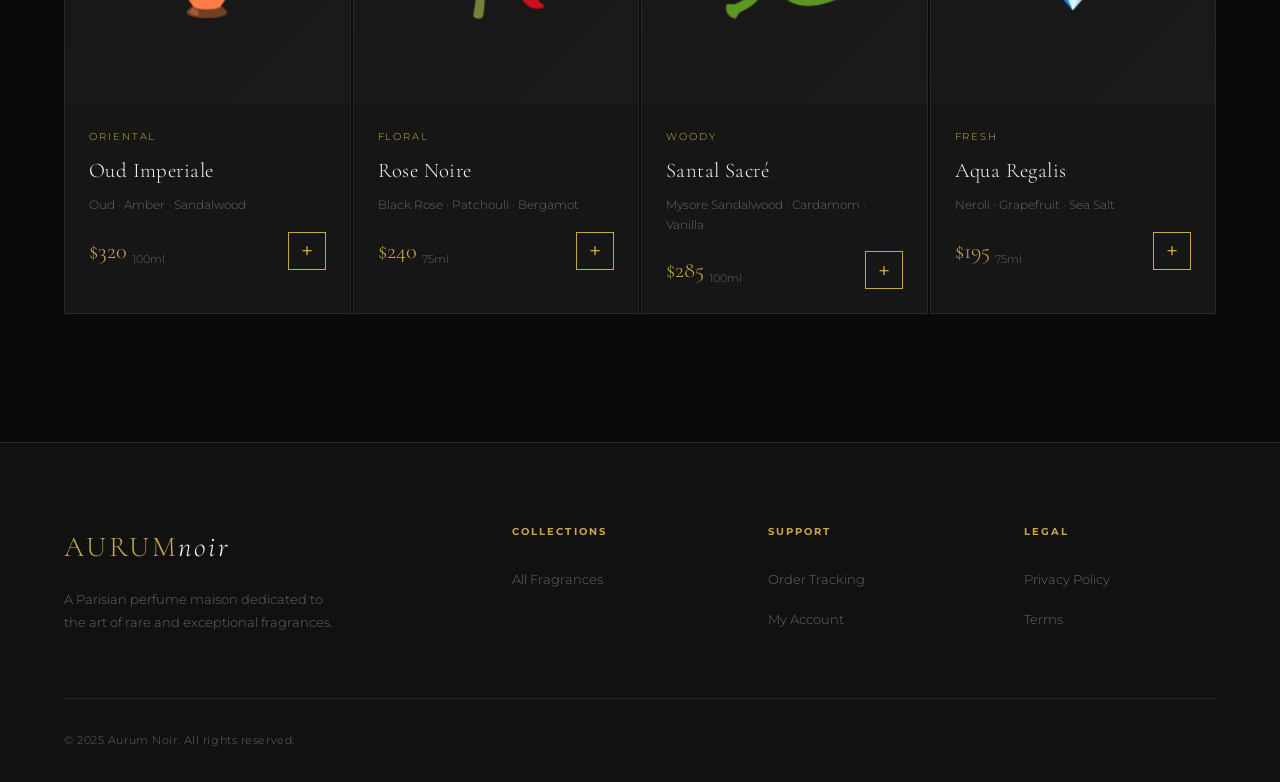
<file: client/cart.html>
<!DOCTYPE html>
<html lang="en">
<head>
  <meta charset="UTF-8">
  <meta name="viewport" content="width=device-width, initial-scale=1.0">
  <title>Your Cart — Aurum Noir</title>
  <link rel="stylesheet" href="style.css">
</head>
<body>

  <!-- ============ NAVIGATION ============ -->
  <nav>
    <a href="index.html" class="nav-logo">AURUM<span>noir</span></a>
    <ul class="nav-links">
      <li><a href="index.html">Maison</a></li>
      <li><a href="shop.html">Collections</a></li>
      <li><a href="product.html?id=1">Signatures</a></li>
      <li><a href="login.html">Account</a></li>
    </ul>
    <a href="cart.html" class="nav-cart">
      <span>Cart</span>
      <span class="cart-count" style="display:none">0</span>
    </a>
    <div class="hamburger"><span></span><span></span><span></span></div>
  </nav>

  <!-- Page Header -->
  <div class="page-hero" style="min-height:28vh">
    <div>
      <span class="section-label">Your Selection</span>
      <h1>Shopping <em style="font-style:italic;color:var(--gold)">Cart</em></h1>
    </div>
  </div>

  <!-- ============ CART LAYOUT ============ -->
  <div class="cart-layout">

    <!-- Cart Items -->
    <div>
      <div id="cart-container">
        <!-- Rendered by script.js -->
      </div>

      <!-- Continue Shopping -->
      <div style="margin-top:2rem;padding-top:1.5rem;border-top:1px solid var(--border);display:flex;justify-content:space-between;align-items:center">
        <a href="shop.html" style="font-size:.75rem;letter-spacing:.1em;text-transform:uppercase;color:var(--muted);display:flex;align-items:center;gap:.5rem;transition:.3s"
          onmouseover="this.style.color='var(--gold)'" onmouseout="this.style.color='var(--muted)'">
          ← Continue Shopping
        </a>
        <button onclick="Cart.clear();initCart()" class="btn btn-ghost" style="font-size:.65rem;padding:.5rem 1rem">
          <span>Clear Cart</span>
        </button>
      </div>
    </div>

    <!-- Order Summary Sidebar -->
    <div id="cart-summary-wrap">
      <div class="cart-summary">
        <h3>Order Summary</h3>

        <div class="summary-row">
          <span>Subtotal</span>
          <span id="summary-subtotal">$0</span>
        </div>
        <div class="summary-row">
          <span>Shipping</span>
          <span id="summary-shipping">—</span>
        </div>
        <div class="summary-row">
          <span>Est. Tax (8%)</span>
          <span id="summary-tax">$0</span>
        </div>

        <!-- Promo Code -->
        <div style="margin:1.5rem 0;padding:1rem;background:rgba(201,168,76,.04);border:1px solid rgba(201,168,76,.1)">
          <div style="font-size:.65rem;letter-spacing:.15em;text-transform:uppercase;color:var(--gold);margin-bottom:.8rem">Promo Code</div>
          <div class="cart-promo">
            <input type="text" class="promo-input" id="promo-code" placeholder="AURUM10">
            <button class="promo-btn" id="promo-apply">Apply</button>
          </div>
        </div>

        <div class="summary-total">
          <span>Total</span>
          <span class="summary-total-price" id="summary-total">$0</span>
        </div>

        <a href="checkout.html" class="btn btn-gold cart-checkout-btn" style="margin-top:1.5rem;width:100%;justify-content:center;display:flex">
          <span>Proceed to Checkout</span>
        </a>

        <div style="text-align:center;margin-top:1rem">
          <p style="font-size:.68rem;color:var(--muted);letter-spacing:.05em">🔒 Secure Checkout · SSL Encrypted</p>
        </div>

        <!-- Accepted Payments -->
        <div style="display:flex;gap:.5rem;justify-content:center;margin-top:1.5rem;padding-top:1.5rem;border-top:1px solid var(--border)">
          <span style="font-size:1.3rem" title="Visa">💳</span>
          <span style="font-size:1.3rem" title="PayPal">🅿️</span>
          <span style="font-size:1.3rem" title="Apple Pay">🍎</span>
          <span style="font-size:1.3rem" title="Amex">🎴</span>
        </div>
        <p style="text-align:center;font-size:.62rem;color:var(--muted);margin-top:.5rem;letter-spacing:.05em">All major cards accepted</p>
      </div>

      <!-- Free Shipping Notice -->
      <div style="background:var(--card-bg);border:1px solid rgba(201,168,76,.2);padding:1.2rem;margin-top:1rem;text-align:center">
        <p style="font-size:.75rem;color:var(--gold);letter-spacing:.05em">✦ Free shipping on all orders over $300</p>
      </div>
    </div>
  </div>

  <!-- ============ RECENTLY VIEWED ============ -->
  <section style="border-top:1px solid var(--border)">
    <div class="section-header">
      <span class="section-label">Before You Go</span>
      <h2>You Might <em style="font-style:italic;color:var(--gold)">Love</em></h2>
    </div>
    <div class="products-grid" id="cart-suggestions"></div>
  </section>

  <!-- ============ FOOTER ============ -->
  <footer>
    <div class="footer-grid">
      <div class="footer-brand">
        <h3>AURUM<em style="font-style:italic;color:var(--white)">noir</em></h3>
        <p>A Parisian perfume maison dedicated to the art of rare and exceptional fragrances.</p>
      </div>
      <div class="footer-col">
        <h4>Collections</h4>
        <ul>
          <li><a href="shop.html">All Fragrances</a></li>
        </ul>
      </div>
      <div class="footer-col">
        <h4>Support</h4>
        <ul>
          <li><a href="tracking.html">Order Tracking</a></li>
          <li><a href="login.html">My Account</a></li>
        </ul>
      </div>
      <div class="footer-col">
        <h4>Legal</h4>
        <ul>
          <li><a href="#">Privacy Policy</a></li>
          <li><a href="#">Terms</a></li>
        </ul>
      </div>
    </div>
    <div class="footer-bottom">
      <p>© 2025 Aurum Noir. All rights reserved.</p>
    </div>
  </footer>

  <div id="toast"></div>
  <script src="script.js"></script>
  <script>
    // Render cart suggestions
    document.addEventListener('DOMContentLoaded', () => {
      const suggestGrid = document.getElementById('cart-suggestions');
      if (suggestGrid) {
        const cartIds = Cart.get().map(i => i.id);
        const suggestions = PRODUCTS.filter(p => !cartIds.includes(p.id) && p.inStock).slice(0, 4);
        const toShow = suggestions.length > 0 ? suggestions : PRODUCTS.slice(0, 4);
        suggestGrid.innerHTML = toShow.map(p => renderProductCard(p)).join('');
        suggestGrid.querySelectorAll('.product-card').forEach(card => {
          card.addEventListener('click', (e) => {
            if (!e.target.closest('button') && !e.target.closest('a')) {
              window.location.href = `product.html?id=${card.dataset.id}`;
            }
          });
        });
      }
    });
  </script>
</body>
</html>
</file>
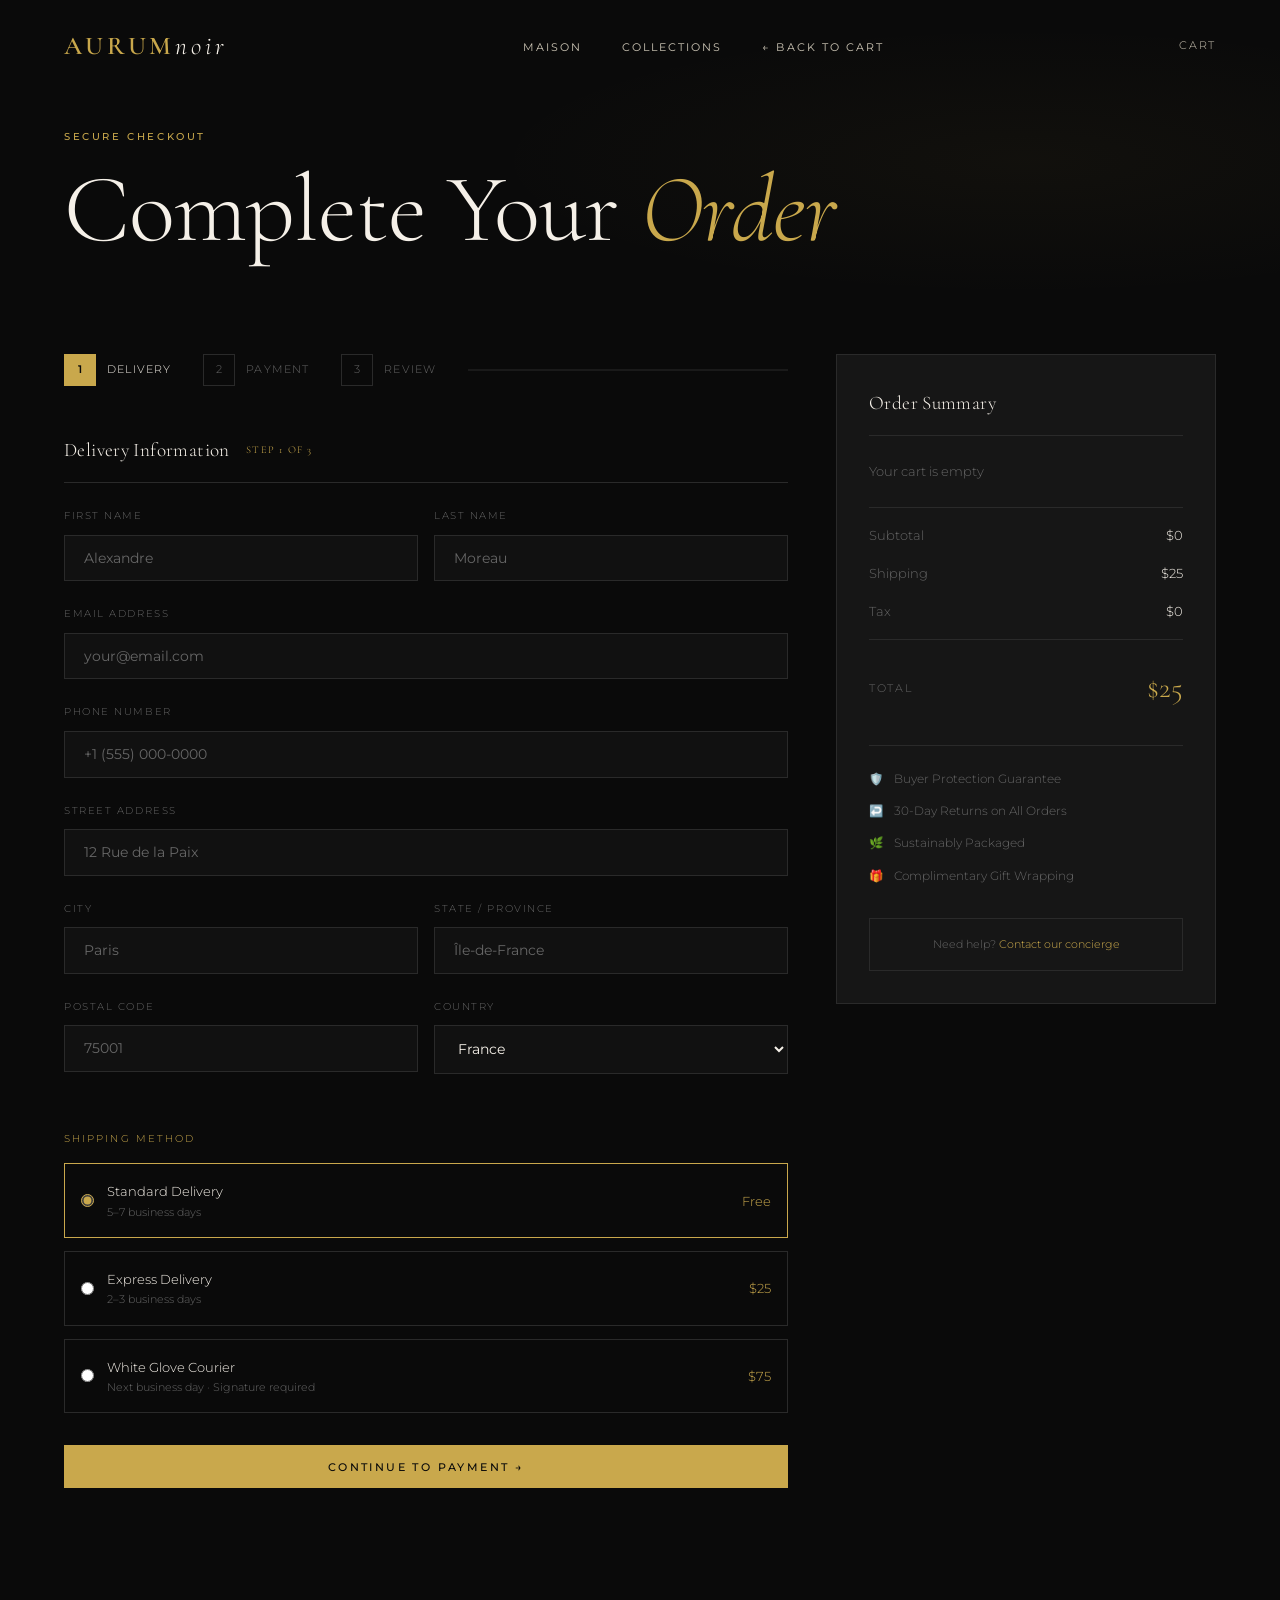
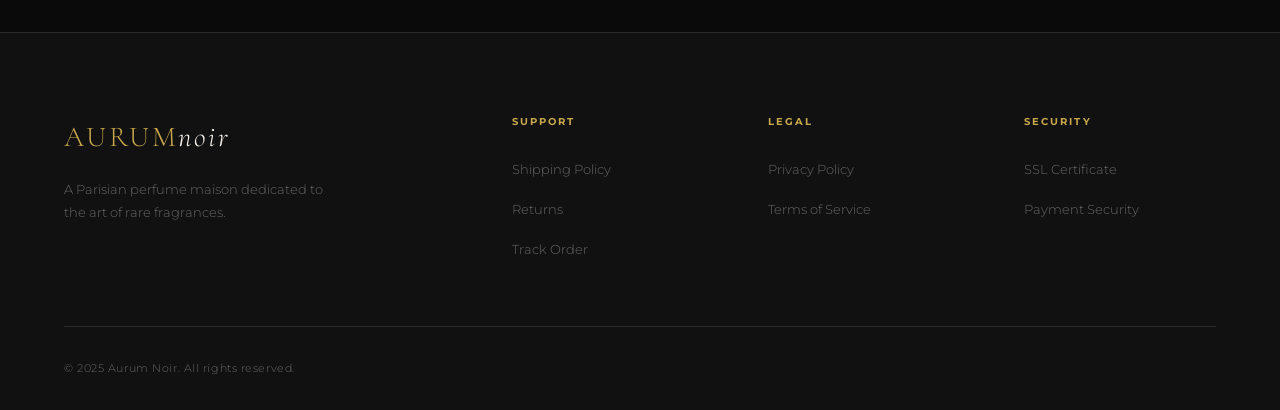
<file: client/checkout.html>
<!DOCTYPE html>
<html lang="en">
<head>
  <meta charset="UTF-8">
  <meta name="viewport" content="width=device-width, initial-scale=1.0">
  <title>Checkout — Aurum Noir</title>
  <link rel="stylesheet" href="style.css">
</head>
<body>

  <!-- ============ NAVIGATION ============ -->
  <nav>
    <a href="index.html" class="nav-logo">AURUM<span>noir</span></a>
    <ul class="nav-links">
      <li><a href="index.html">Maison</a></li>
      <li><a href="shop.html">Collections</a></li>
      <li><a href="cart.html">← Back to Cart</a></li>
    </ul>
    <a href="cart.html" class="nav-cart">
      <span>Cart</span>
      <span class="cart-count" style="display:none">0</span>
    </a>
    <div class="hamburger"><span></span><span></span><span></span></div>
  </nav>

  <!-- Page Header -->
  <div class="page-hero" style="min-height:26vh">
    <div>
      <span class="section-label">Secure Checkout</span>
      <h1>Complete Your <em style="font-style:italic;color:var(--gold)">Order</em></h1>
    </div>
  </div>

  <div class="checkout-layout">

    <!-- LEFT: Checkout Form -->
    <div>

      <!-- Step Indicator -->
      <div class="checkout-steps" style="margin-bottom:3rem">
        <div class="step active">
          <div class="step-num">1</div>
          <span class="step-label">Delivery</span>
        </div>
        <div class="step">
          <div class="step-num">2</div>
          <span class="step-label">Payment</span>
        </div>
        <div class="step">
          <div class="step-num">3</div>
          <span class="step-label">Review</span>
        </div>
      </div>

      <!-- STEP 1: Delivery -->
      <div class="checkout-section" id="step-delivery">
        <h3>Delivery Information <span>Step 1 of 3</span></h3>

        <div class="form-row">
          <div class="form-group">
            <label class="form-label">First Name</label>
            <input type="text" class="form-input" placeholder="Alexandre" value="">
          </div>
          <div class="form-group">
            <label class="form-label">Last Name</label>
            <input type="text" class="form-input" placeholder="Moreau" value="">
          </div>
        </div>

        <div class="form-group" style="margin-bottom:1.5rem">
          <label class="form-label">Email Address</label>
          <input type="email" class="form-input" placeholder="your@email.com">
        </div>

        <div class="form-group" style="margin-bottom:1.5rem">
          <label class="form-label">Phone Number</label>
          <input type="tel" class="form-input" placeholder="+1 (555) 000-0000">
        </div>

        <div class="form-group" style="margin-bottom:1.5rem">
          <label class="form-label">Street Address</label>
          <input type="text" class="form-input" placeholder="12 Rue de la Paix">
        </div>

        <div class="form-row">
          <div class="form-group">
            <label class="form-label">City</label>
            <input type="text" class="form-input" placeholder="Paris">
          </div>
          <div class="form-group">
            <label class="form-label">State / Province</label>
            <input type="text" class="form-input" placeholder="Île-de-France">
          </div>
        </div>

        <div class="form-row">
          <div class="form-group">
            <label class="form-label">Postal Code</label>
            <input type="text" class="form-input" placeholder="75001">
          </div>
          <div class="form-group">
            <label class="form-label">Country</label>
            <select class="form-input" style="cursor:pointer">
              <option>France</option>
              <option>United States</option>
              <option>United Kingdom</option>
              <option>UAE</option>
              <option>Japan</option>
              <option>India</option>
              <option>Singapore</option>
              <option>Australia</option>
            </select>
          </div>
        </div>

        <!-- Shipping Method -->
        <div style="margin-top:2rem">
          <div style="font-size:.65rem;letter-spacing:.2em;text-transform:uppercase;color:var(--gold);margin-bottom:1rem">Shipping Method</div>
          <div style="display:flex;flex-direction:column;gap:.8rem">
            <label style="display:flex;align-items:center;justify-content:space-between;border:1px solid var(--gold);padding:1rem;cursor:pointer">
              <div style="display:flex;align-items:center;gap:.8rem">
                <input type="radio" name="shipping" checked style="accent-color:var(--gold)">
                <div>
                  <div style="font-size:.82rem">Standard Delivery</div>
                  <div style="font-size:.68rem;color:var(--muted)">5–7 business days</div>
                </div>
              </div>
              <span style="font-size:.82rem;color:var(--gold)">Free</span>
            </label>
            <label style="display:flex;align-items:center;justify-content:space-between;border:1px solid var(--border);padding:1rem;cursor:pointer">
              <div style="display:flex;align-items:center;gap:.8rem">
                <input type="radio" name="shipping" style="accent-color:var(--gold)">
                <div>
                  <div style="font-size:.82rem">Express Delivery</div>
                  <div style="font-size:.68rem;color:var(--muted)">2–3 business days</div>
                </div>
              </div>
              <span style="font-size:.82rem;color:var(--gold)">$25</span>
            </label>
            <label style="display:flex;align-items:center;justify-content:space-between;border:1px solid var(--border);padding:1rem;cursor:pointer">
              <div style="display:flex;align-items:center;gap:.8rem">
                <input type="radio" name="shipping" style="accent-color:var(--gold)">
                <div>
                  <div style="font-size:.82rem">White Glove Courier</div>
                  <div style="font-size:.68rem;color:var(--muted)">Next business day · Signature required</div>
                </div>
              </div>
              <span style="font-size:.82rem;color:var(--gold)">$75</span>
            </label>
          </div>
        </div>

        <button onclick="nextStep()" class="btn btn-gold" style="margin-top:2rem;width:100%;justify-content:center;display:flex">
          <span>Continue to Payment →</span>
        </button>
      </div>

      <!-- STEP 2: Payment -->
      <div class="checkout-section" id="step-payment" style="display:none">
        <h3>Payment Details <span>Step 2 of 3</span></h3>

        <!-- Payment Methods -->
        <div class="payment-methods">
          <button class="payment-method active">
            <div class="payment-method-icon">💳</div>
            <div class="payment-method-label">Card</div>
          </button>
          <button class="payment-method">
            <div class="payment-method-icon">🅿️</div>
            <div class="payment-method-label">PayPal</div>
          </button>
          <button class="payment-method">
            <div class="payment-method-icon">🍎</div>
            <div class="payment-method-label">Apple Pay</div>
          </button>
          <button class="payment-method">
            <div class="payment-method-icon">🏦</div>
            <div class="payment-method-label">Bank</div>
          </button>
        </div>

        <!-- Card Preview -->
        <div class="card-preview">
          <div class="card-chip">💳</div>
          <div class="card-number" id="card-preview-num">•••• •••• •••• ••••</div>
          <div class="card-meta">
            <div>
              <div class="card-meta-label">Cardholder</div>
              <div class="card-meta-value" id="card-preview-name">YOUR NAME</div>
            </div>
            <div>
              <div class="card-meta-label">Expires</div>
              <div class="card-meta-value" id="card-preview-exp">MM/YY</div>
            </div>
            <div>
              <div class="card-meta-label">CVC</div>
              <div class="card-meta-value">•••</div>
            </div>
          </div>
          <!-- Chip reflection -->
          <div style="position:absolute;top:0;right:0;width:60%;height:100%;background:linear-gradient(135deg,transparent 40%,rgba(201,168,76,.03) 100%);pointer-events:none"></div>
        </div>

        <!-- Card Details Form -->
        <div class="form-group" style="margin-bottom:1.5rem">
          <label class="form-label">Card Number</label>
          <input type="text" id="card-number" class="form-input" placeholder="1234 5678 9012 3456" maxlength="19">
        </div>

        <div class="form-group" style="margin-bottom:1.5rem">
          <label class="form-label">Cardholder Name</label>
          <input type="text" id="card-name" class="form-input" placeholder="Alexandre Moreau">
        </div>

        <div class="form-row">
          <div class="form-group">
            <label class="form-label">Expiry Date</label>
            <input type="text" id="card-expiry" class="form-input" placeholder="MM / YY" maxlength="7"
              oninput="const v=this.value.replace(/\D/g,'');this.value=v.length>2?v.slice(0,2)+' / '+v.slice(2,4):v;document.getElementById('card-preview-exp').textContent=this.value||'MM/YY'">
          </div>
          <div class="form-group">
            <label class="form-label">CVC</label>
            <input type="text" class="form-input" placeholder="•••" maxlength="4"
              oninput="this.value=this.value.replace(/\D/g,'')">
          </div>
        </div>

        <div style="display:flex;align-items:center;gap:.7rem;margin:1.5rem 0;padding:1rem;background:rgba(201,168,76,.04);border:1px solid rgba(201,168,76,.1)">
          <span style="font-size:1.2rem">🔒</span>
          <p style="font-size:.72rem;color:var(--muted);line-height:1.6">Your payment information is encrypted with 256-bit SSL. Aurum Noir does not store your card details.</p>
        </div>

        <div style="display:flex;gap:1rem;margin-top:1rem">
          <button onclick="prevStep()" class="btn btn-ghost" style="flex:1;justify-content:center"><span>← Back</span></button>
          <button onclick="nextStep()" class="btn btn-gold" style="flex:2;justify-content:center;display:flex"><span>Review Order →</span></button>
        </div>
      </div>

      <!-- STEP 3: Review -->
      <div class="checkout-section" id="step-review" style="display:none">
        <h3>Review Your Order <span>Step 3 of 3</span></h3>

        <div style="background:var(--card-bg);border:1px solid var(--border);padding:2rem;margin-bottom:1.5rem">
          <div style="font-size:.65rem;letter-spacing:.15em;text-transform:uppercase;color:var(--gold);margin-bottom:1rem">Delivery To</div>
          <p style="font-size:.85rem;color:var(--off-white)">Alexandre Moreau<br>12 Rue de la Paix, 75001 Paris<br>France</p>
        </div>

        <div style="background:var(--card-bg);border:1px solid var(--border);padding:2rem;margin-bottom:1.5rem">
          <div style="font-size:.65rem;letter-spacing:.15em;text-transform:uppercase;color:var(--gold);margin-bottom:1rem">Payment Method</div>
          <p style="font-size:.85rem;color:var(--off-white)">💳 Visa ending in •••• 3456</p>
        </div>

        <!-- Gift Message -->
        <div style="margin-bottom:2rem">
          <div style="font-size:.65rem;letter-spacing:.15em;text-transform:uppercase;color:var(--gold);margin-bottom:.8rem">Gift Message (Optional)</div>
          <textarea class="form-input" rows="3" placeholder="Include a personal message for gift packaging..." style="resize:vertical"></textarea>
        </div>

        <div style="display:flex;align-items:flex-start;gap:.7rem;margin-bottom:2rem">
          <input type="checkbox" id="agree-terms" style="accent-color:var(--gold);margin-top:.15rem;flex-shrink:0">
          <label for="agree-terms" style="font-size:.72rem;color:var(--muted);line-height:1.7">
            I agree to the <a href="#" style="color:var(--gold)">Terms of Service</a> and <a href="#" style="color:var(--gold)">Privacy Policy</a>. I confirm that all information provided is correct and authorize this payment.
          </label>
        </div>

        <div style="display:flex;gap:1rem">
          <button onclick="prevStep()" class="btn btn-ghost" style="flex:1;justify-content:center"><span>← Back</span></button>
          <button id="place-order" class="btn btn-gold" style="flex:2;justify-content:center;display:flex"><span>✦ Place Order</span></button>
        </div>

        <p style="text-align:center;font-size:.68rem;color:var(--muted);margin-top:1.5rem;letter-spacing:.05em">
          🔒 256-bit SSL Encrypted · No payment data is stored on our servers
        </p>
      </div>

    </div>

    <!-- RIGHT: Order Summary -->
    <div class="checkout-order-summary">
      <h3 style="font-size:1.2rem;font-weight:300;margin-bottom:1.5rem;padding-bottom:1rem;border-bottom:1px solid var(--border)">
        Order Summary
      </h3>

      <!-- Items -->
      <div id="checkout-order-items">
        <!-- Rendered by script.js -->
      </div>

      <!-- Totals -->
      <div style="margin-top:1.5rem;padding-top:1rem;border-top:1px solid var(--border)">
        <div class="summary-row">
          <span>Subtotal</span>
          <span id="co-subtotal">$0</span>
        </div>
        <div class="summary-row">
          <span>Shipping</span>
          <span id="co-shipping">Free</span>
        </div>
        <div class="summary-row">
          <span>Tax</span>
          <span id="co-tax">$0</span>
        </div>
      </div>

      <div class="summary-total" style="margin-top:1rem">
        <span style="font-size:.7rem;letter-spacing:.15em;text-transform:uppercase;color:var(--muted)">Total</span>
        <span class="summary-total-price" id="co-total">$0</span>
      </div>

      <!-- Trust Badges -->
      <div style="margin-top:2rem;padding-top:1.5rem;border-top:1px solid var(--border);display:flex;flex-direction:column;gap:.8rem">
        <div style="display:flex;align-items:center;gap:.7rem;font-size:.72rem;color:var(--muted)">
          <span>🛡️</span> <span>Buyer Protection Guarantee</span>
        </div>
        <div style="display:flex;align-items:center;gap:.7rem;font-size:.72rem;color:var(--muted)">
          <span>↩️</span> <span>30-Day Returns on All Orders</span>
        </div>
        <div style="display:flex;align-items:center;gap:.7rem;font-size:.72rem;color:var(--muted)">
          <span>🌿</span> <span>Sustainably Packaged</span>
        </div>
        <div style="display:flex;align-items:center;gap:.7rem;font-size:.72rem;color:var(--muted)">
          <span>🎁</span> <span>Complimentary Gift Wrapping</span>
        </div>
      </div>

      <!-- Help -->
      <div style="margin-top:2rem;padding:1rem;border:1px solid var(--border);text-align:center">
        <p style="font-size:.7rem;color:var(--muted)">Need help? <a href="#" style="color:var(--gold)">Contact our concierge</a></p>
      </div>
    </div>
  </div>

  <!-- ============ FOOTER ============ -->
  <footer>
    <div class="footer-grid">
      <div class="footer-brand">
        <h3>AURUM<em style="font-style:italic;color:var(--white)">noir</em></h3>
        <p>A Parisian perfume maison dedicated to the art of rare fragrances.</p>
      </div>
      <div class="footer-col">
        <h4>Support</h4>
        <ul>
          <li><a href="#">Shipping Policy</a></li>
          <li><a href="#">Returns</a></li>
          <li><a href="tracking.html">Track Order</a></li>
        </ul>
      </div>
      <div class="footer-col">
        <h4>Legal</h4>
        <ul>
          <li><a href="#">Privacy Policy</a></li>
          <li><a href="#">Terms of Service</a></li>
        </ul>
      </div>
      <div class="footer-col">
        <h4>Security</h4>
        <ul>
          <li><a href="#">SSL Certificate</a></li>
          <li><a href="#">Payment Security</a></li>
        </ul>
      </div>
    </div>
    <div class="footer-bottom">
      <p>© 2025 Aurum Noir. All rights reserved.</p>
    </div>
  </footer>

  <div id="toast"></div>
  <script src="script.js"></script>
  <script>
    // Multi-step navigation
    let currentStep = 1;

    function updateStepUI() {
      // Update step indicators
      document.querySelectorAll('.step').forEach((step, i) => {
        step.classList.remove('active', 'done');
        if (i + 1 === currentStep) step.classList.add('active');
        if (i + 1 < currentStep) step.classList.add('done');
      });

      // Show/hide sections
      document.getElementById('step-delivery').style.display = currentStep === 1 ? 'block' : 'none';
      document.getElementById('step-payment').style.display = currentStep === 2 ? 'block' : 'none';
      document.getElementById('step-review').style.display = currentStep === 3 ? 'block' : 'none';

      // Scroll to top of form
      window.scrollTo({ top: 300, behavior: 'smooth' });
    }

    function nextStep() {
      if (currentStep < 3) { currentStep++; updateStepUI(); }
    }

    function prevStep() {
      if (currentStep > 1) { currentStep--; updateStepUI(); }
    }
  </script>
</body>
</html>
</file>
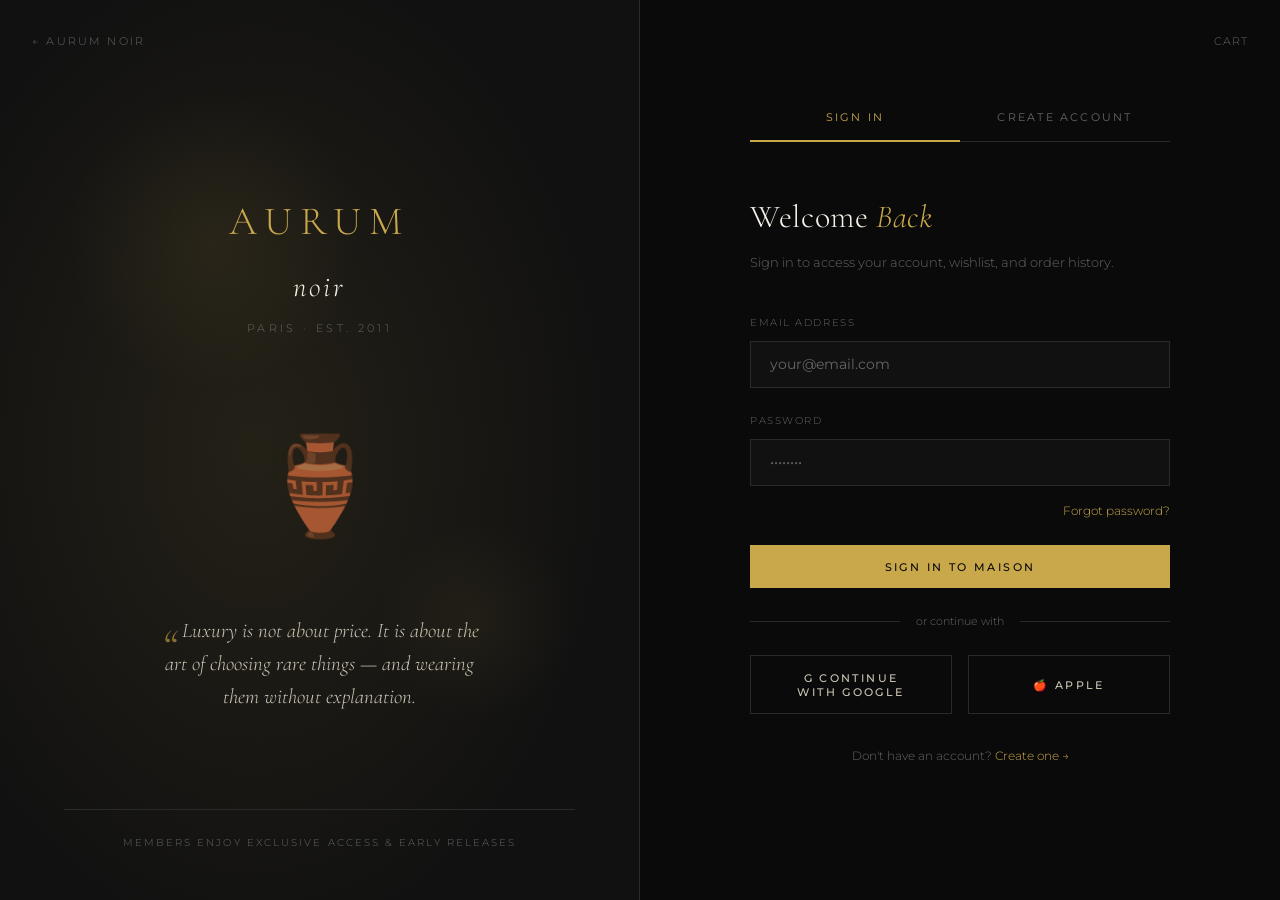
<file: client/login.html>
<!DOCTYPE html>
<html lang="en">
<head>
  <meta charset="UTF-8">
  <meta name="viewport" content="width=device-width, initial-scale=1.0">
  <title>Account — Aurum Noir</title>
  <link rel="stylesheet" href="style.css">
</head>
<body>

  <!-- Back to home link -->
  <div style="position:fixed;top:2rem;left:2rem;z-index:1001">
    <a href="index.html" style="font-size:.68rem;letter-spacing:.2em;text-transform:uppercase;color:var(--muted);display:flex;align-items:center;gap:.5rem;transition:.3s"
      onmouseover="this.style.color='var(--gold)'" onmouseout="this.style.color='var(--muted)'">
      ← Aurum Noir
    </a>
  </div>

  <!-- Cart link -->
  <div style="position:fixed;top:2rem;right:2rem;z-index:1001">
    <a href="cart.html" class="nav-cart">
      <span style="font-size:.68rem;letter-spacing:.1em;text-transform:uppercase;color:var(--muted)">Cart</span>
      <span class="cart-count" style="display:none">0</span>
    </a>
  </div>

  <!-- ============ AUTH PAGE ============ -->
  <div class="auth-page">

    <!-- Left: Visual -->
    <div class="auth-visual">
      <!-- Background orbs -->
      <div style="position:absolute;width:300px;height:300px;border-radius:50%;background:radial-gradient(circle,rgba(201,168,76,.08) 0%,transparent 70%);top:10%;left:10%"></div>
      <div style="position:absolute;width:200px;height:200px;border-radius:50%;background:radial-gradient(circle,rgba(201,168,76,.06) 0%,transparent 70%);bottom:20%;right:10%"></div>

      <div class="auth-visual-logo">AURUM</div>
      <div style="font-family:var(--font-serif);font-style:italic;font-size:1.8rem;color:var(--white);letter-spacing:.1em;margin-bottom:.5rem">noir</div>
      <div class="auth-visual-tagline">Paris · Est. 2011</div>

      <div class="auth-visual-icon">🏺</div>

      <blockquote class="auth-visual-quote">
        Luxury is not about price. It is about the art of choosing rare things — and wearing them without explanation.
      </blockquote>

      <!-- Decorative lines -->
      <div style="position:absolute;bottom:3rem;width:80%;border-top:1px solid var(--border);padding-top:1.5rem;text-align:center">
        <p style="font-size:.65rem;letter-spacing:.2em;text-transform:uppercase;color:var(--muted)">Members enjoy exclusive access & early releases</p>
      </div>
    </div>

    <!-- Right: Form -->
    <div class="auth-form-wrap">
      <div class="auth-form-box">

        <!-- Tabs -->
        <div class="auth-tabs">
          <button class="auth-tab active" data-target="login-section">Sign In</button>
          <button class="auth-tab" data-target="signup-section">Create Account</button>
        </div>

        <!-- ===== LOGIN FORM ===== -->
        <div class="auth-form active" id="login-section">
          <h2>Welcome <em style="font-style:italic;color:var(--gold)">Back</em></h2>
          <p>Sign in to access your account, wishlist, and order history.</p>

          <form id="login-form">
            <div class="form-group">
              <label class="form-label" for="login-email">Email Address</label>
              <input type="email" id="login-email" class="form-input" placeholder="your@email.com" required>
            </div>

            <div class="form-group">
              <label class="form-label" for="login-password">Password</label>
              <input type="password" id="login-password" class="form-input" placeholder="••••••••" required>
            </div>

            <div class="form-forgot">
              <a href="#">Forgot password?</a>
            </div>

            <button type="submit" class="btn btn-gold btn-full"><span>Sign In to Maison</span></button>
          </form>

          <div class="form-divider">or continue with</div>

          <div style="display:flex;gap:1rem">
            <button class="btn btn-ghost btn-full" style="justify-content:center;gap:.5rem"><span>G Continue with Google</span></button>
            <button class="btn btn-ghost btn-full" style="justify-content:center;gap:.5rem"><span>🍎 Apple</span></button>
          </div>

          <p style="font-size:.75rem;color:var(--muted);text-align:center;margin-top:2rem">
            Don't have an account?
            <a href="#" onclick="document.querySelector('[data-target=signup-section]').click();return false" style="color:var(--gold)">Create one →</a>
          </p>
        </div>

        <!-- ===== SIGNUP FORM ===== -->
        <div class="auth-form" id="signup-section">
          <h2>Join the <em style="font-style:italic;color:var(--gold)">Maison</em></h2>
          <p>Create your account to discover a world of exceptional fragrances.</p>

          <form id="signup-form">
            <div class="form-row">
              <div class="form-group">
                <label class="form-label" for="first-name">First Name</label>
                <input type="text" id="first-name" class="form-input" placeholder="Alexandre" required>
              </div>
              <div class="form-group">
                <label class="form-label" for="last-name">Last Name</label>
                <input type="text" id="last-name" class="form-input" placeholder="Moreau" required>
              </div>
            </div>

            <div class="form-group">
              <label class="form-label" for="signup-email">Email Address</label>
              <input type="email" id="signup-email" class="form-input" placeholder="your@email.com" required>
            </div>

            <div class="form-group">
              <label class="form-label" for="signup-phone">Phone (Optional)</label>
              <input type="tel" id="signup-phone" class="form-input" placeholder="+1 (555) 000-0000">
            </div>

            <div class="form-group">
              <label class="form-label" for="signup-password">Password</label>
              <input type="password" id="signup-password" class="form-input" placeholder="Min. 8 characters" required>
            </div>

            <div class="form-group">
              <label class="form-label" for="signup-confirm">Confirm Password</label>
              <input type="password" id="signup-confirm" class="form-input" placeholder="••••••••" required>
            </div>

            <!-- Scent Preference (luxury touch) -->
            <div class="form-group">
              <label class="form-label">Fragrance Preference</label>
              <div style="display:flex;flex-wrap:wrap;gap:.5rem;margin-top:.5rem">
                <label style="display:flex;align-items:center;gap:.4rem;font-size:.75rem;color:var(--muted);cursor:pointer">
                  <input type="checkbox" style="accent-color:var(--gold)"> Oriental
                </label>
                <label style="display:flex;align-items:center;gap:.4rem;font-size:.75rem;color:var(--muted);cursor:pointer">
                  <input type="checkbox" style="accent-color:var(--gold)"> Floral
                </label>
                <label style="display:flex;align-items:center;gap:.4rem;font-size:.75rem;color:var(--muted);cursor:pointer">
                  <input type="checkbox" style="accent-color:var(--gold)"> Woody
                </label>
                <label style="display:flex;align-items:center;gap:.4rem;font-size:.75rem;color:var(--muted);cursor:pointer">
                  <input type="checkbox" style="accent-color:var(--gold)"> Fresh
                </label>
              </div>
            </div>

            <div style="display:flex;align-items:flex-start;gap:.7rem;margin-bottom:1.5rem">
              <input type="checkbox" id="newsletter" style="accent-color:var(--gold);margin-top:.15rem;flex-shrink:0">
              <label for="newsletter" style="font-size:.72rem;color:var(--muted);line-height:1.6">
                I'd like to receive exclusive offers, new arrivals, and member-only events from Aurum Noir.
              </label>
            </div>

            <button type="submit" class="btn btn-gold btn-full"><span>Create My Account</span></button>

            <p style="font-size:.65rem;color:var(--muted);text-align:center;margin-top:1rem">
              By creating an account, you agree to our <a href="#" style="color:var(--gold)">Terms</a> &amp; <a href="#" style="color:var(--gold)">Privacy Policy</a>.
            </p>
          </form>
        </div>

      </div>
    </div>
  </div>

  <div id="toast"></div>
  <script src="script.js"></script>
</body>
</html>
</file>
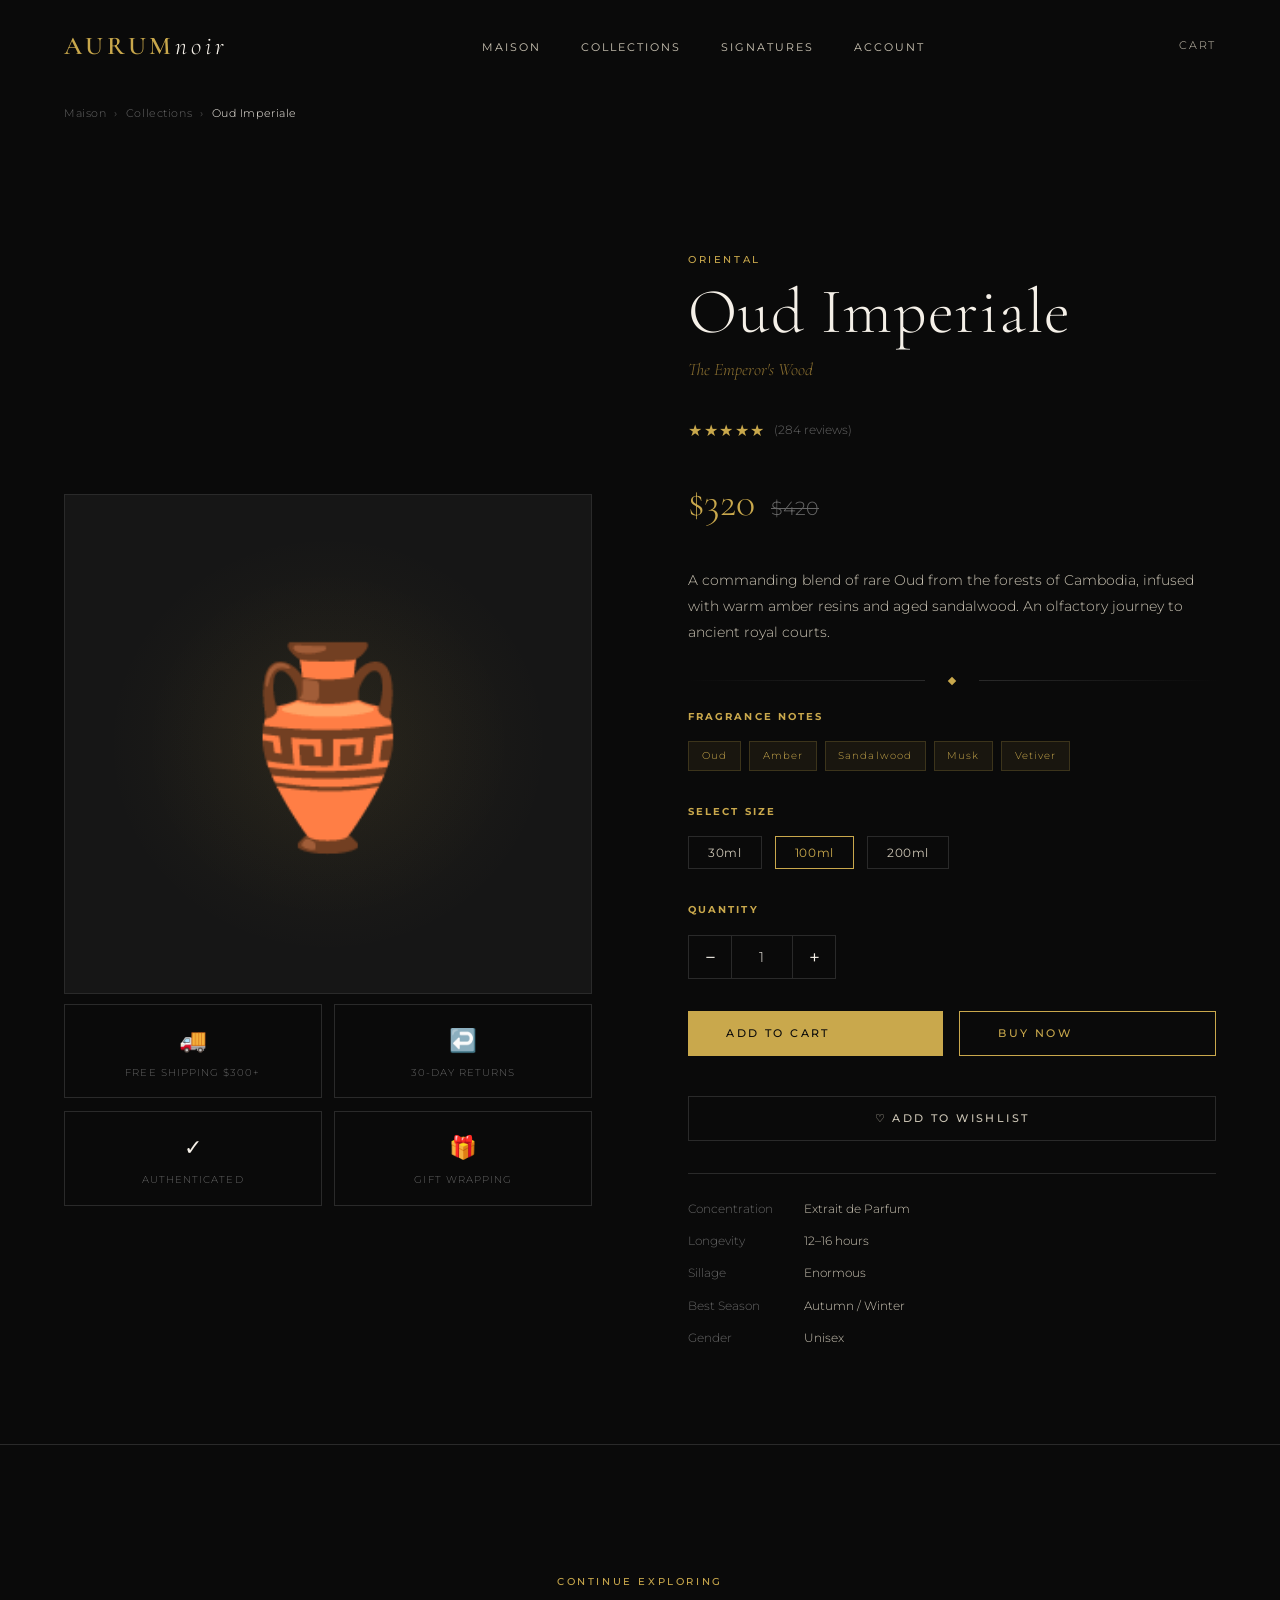
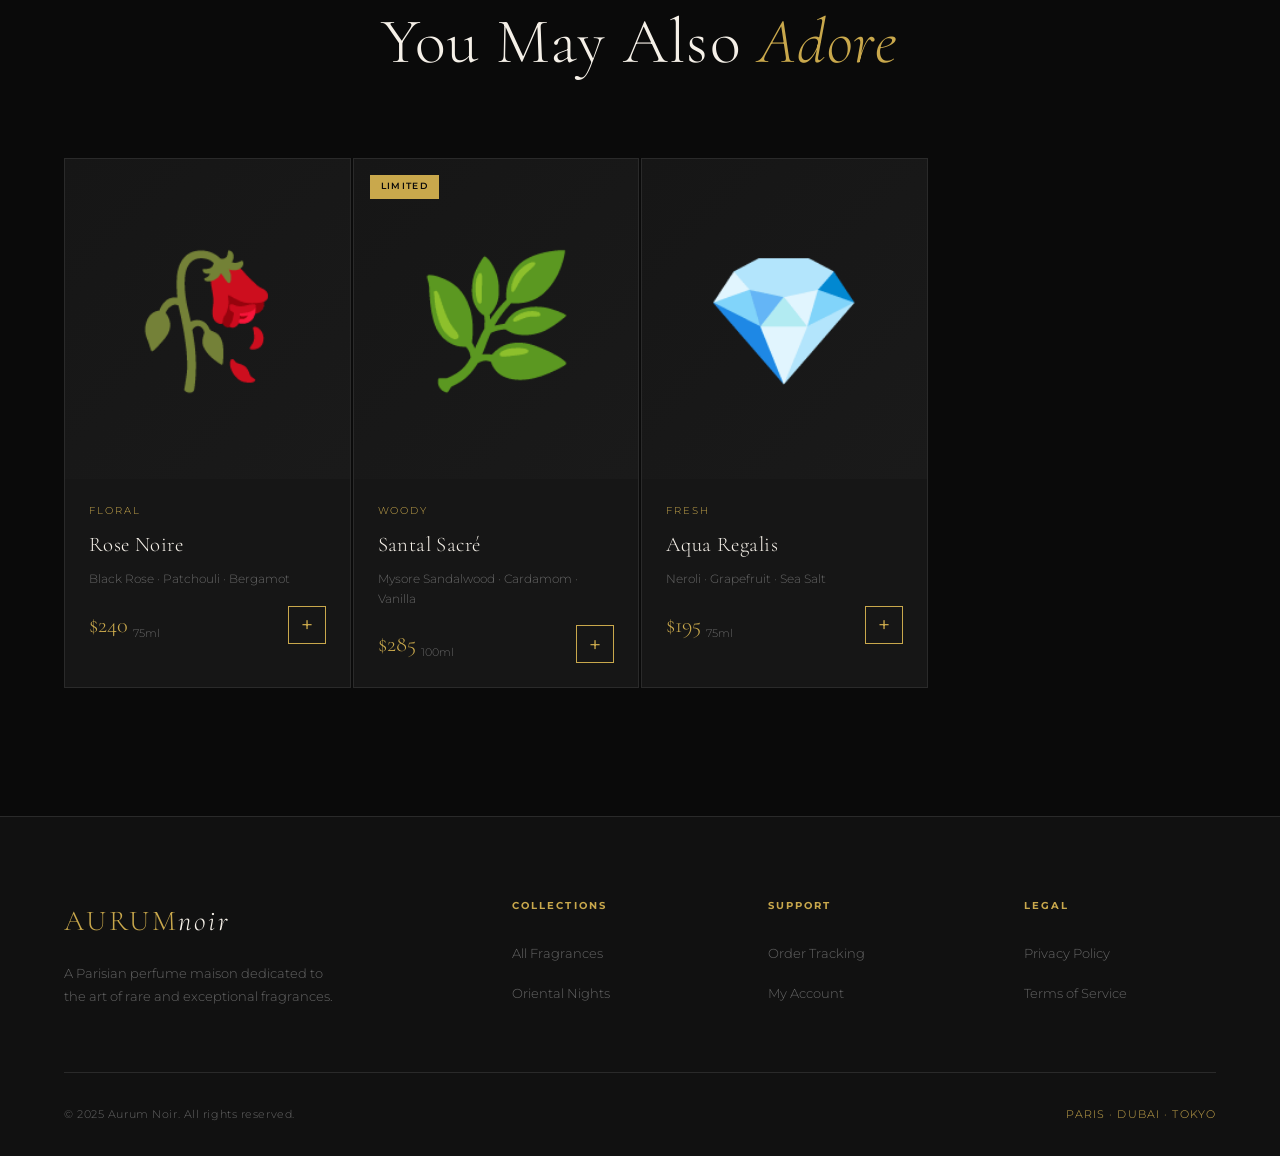
<file: client/product.html>
<!DOCTYPE html>
<html lang="en">
<head>
  <meta charset="UTF-8">
  <meta name="viewport" content="width=device-width, initial-scale=1.0">
  <title>Product — Aurum Noir</title>
  <link rel="stylesheet" href="style.css">
</head>
<body>

  <!-- ============ NAVIGATION ============ -->
  <nav>
    <a href="index.html" class="nav-logo">AURUM<span>noir</span></a>
    <ul class="nav-links">
      <li><a href="index.html">Maison</a></li>
      <li><a href="shop.html">Collections</a></li>
      <li><a href="product.html?id=1">Signatures</a></li>
      <li><a href="login.html">Account</a></li>
    </ul>
    <a href="cart.html" class="nav-cart">
      <span>Cart</span>
      <span class="cart-count" style="display:none">0</span>
    </a>
    <div class="hamburger"><span></span><span></span><span></span></div>
  </nav>

  <!-- Breadcrumb -->
  <div style="padding:6.5rem 4rem 0;display:flex;gap:.5rem;font-size:.7rem;color:var(--muted);letter-spacing:.05em">
    <a href="index.html" style="color:var(--muted);transition:.3s" onmouseover="this.style.color='var(--gold)'" onmouseout="this.style.color='var(--muted)'">Maison</a>
    <span>›</span>
    <a href="shop.html" style="color:var(--muted);transition:.3s" onmouseover="this.style.color='var(--gold)'" onmouseout="this.style.color='var(--muted)'">Collections</a>
    <span>›</span>
    <span id="product-name-breadcrumb" style="color:var(--white)">Product</span>
  </div>

  <!-- ============ PRODUCT DETAIL ============ -->
  <div class="product-detail">

    <!-- Left: Visual -->
    <div>
      <div class="product-visual">
        <div class="product-visual-emoji" id="product-emoji">🏺</div>
        <!-- Gold shimmer overlay -->
        <div style="position:absolute;inset:0;background:radial-gradient(ellipse 50% 50% at 50% 50%,rgba(201,168,76,.05) 0%,transparent 70%);pointer-events:none"></div>
      </div>

      <!-- Thumbnails (decorative alternative views) -->
      <div class="product-thumbnails">
        <div class="product-thumb active">🔬</div>
        <div class="product-thumb">📦</div>
        <div class="product-thumb">🎁</div>
      </div>

      <!-- Guarantees -->
      <div style="display:grid;grid-template-columns:1fr 1fr;gap:.8rem;margin-top:1.5rem">
        <div style="border:1px solid var(--border);padding:1rem;text-align:center">
          <div style="font-size:1.4rem;margin-bottom:.3rem">🚚</div>
          <div style="font-size:.65rem;letter-spacing:.1em;color:var(--muted)">FREE SHIPPING $300+</div>
        </div>
        <div style="border:1px solid var(--border);padding:1rem;text-align:center">
          <div style="font-size:1.4rem;margin-bottom:.3rem">↩️</div>
          <div style="font-size:.65rem;letter-spacing:.1em;color:var(--muted)">30-DAY RETURNS</div>
        </div>
        <div style="border:1px solid var(--border);padding:1rem;text-align:center">
          <div style="font-size:1.4rem;margin-bottom:.3rem">✓</div>
          <div style="font-size:.65rem;letter-spacing:.1em;color:var(--muted)">AUTHENTICATED</div>
        </div>
        <div style="border:1px solid var(--border);padding:1rem;text-align:center">
          <div style="font-size:1.4rem;margin-bottom:.3rem">🎁</div>
          <div style="font-size:.65rem;letter-spacing:.1em;color:var(--muted)">GIFT WRAPPING</div>
        </div>
      </div>
    </div>

    <!-- Right: Info -->
    <div class="product-info">
      <span class="section-label" id="product-category">Oriental</span>

      <h1 class="product-title" id="product-name">Oud Imperiale</h1>
      <p class="product-subtitle" id="product-subtitle">The Emperor's Wood</p>

      <div class="product-rating">
        <span class="stars" id="product-stars">★★★★★</span>
        <span class="rating-count" id="product-rating-count">(284 reviews)</span>
      </div>

      <div class="product-price-wrap">
        <span class="product-price" id="product-price">$320</span>
        <span class="product-price-original" id="product-original">$420</span>
      </div>

      <p class="product-desc" id="product-desc">
        A commanding blend of rare Oud from the forests of Cambodia, infused with warm amber resins and aged sandalwood.
      </p>

      <div class="divider" style="margin:1.5rem 0"><div class="divider-diamond"></div></div>

      <!-- Notes -->
      <div class="product-notes">
        <h4>Fragrance Notes</h4>
        <div class="notes-list" id="product-notes"></div>
      </div>

      <!-- Size Selection -->
      <div class="product-size">
        <h4>Select Size</h4>
        <div class="size-options">
          <button class="size-btn" data-size="30ml">30ml</button>
          <button class="size-btn active" data-size="100ml">100ml</button>
          <button class="size-btn" data-size="200ml">200ml</button>
        </div>
      </div>

      <!-- Quantity -->
      <div style="margin-bottom:1.5rem">
        <h4 style="font-size:.65rem;letter-spacing:.2em;text-transform:uppercase;color:var(--gold);margin-bottom:1rem">Quantity</h4>
        <div class="product-qty">
          <button class="qty-btn" id="qty-minus">−</button>
          <div class="qty-display" id="qty-display">1</div>
          <button class="qty-btn" id="qty-plus">+</button>
        </div>
      </div>

      <!-- Actions -->
      <div class="product-actions">
        <button class="btn btn-gold" id="add-to-cart" style="flex:1"><span>Add to Cart</span></button>
        <button class="btn btn-outline" id="buy-now" style="flex:1"><span>Buy Now</span></button>
      </div>

      <!-- Wishlist -->
      <button class="btn btn-ghost" style="width:100%;justify-content:center;margin-bottom:2rem">
        <span>♡ Add to Wishlist</span>
      </button>

      <!-- Product Meta -->
      <div class="product-meta">
        <div class="meta-item">
          <span class="meta-label">Concentration</span>
          <span class="meta-value" id="product-concentration">—</span>
        </div>
        <div class="meta-item">
          <span class="meta-label">Longevity</span>
          <span class="meta-value" id="product-longevity">—</span>
        </div>
        <div class="meta-item">
          <span class="meta-label">Sillage</span>
          <span class="meta-value" id="product-sillage">—</span>
        </div>
        <div class="meta-item">
          <span class="meta-label">Best Season</span>
          <span class="meta-value" id="product-season">—</span>
        </div>
        <div class="meta-item">
          <span class="meta-label">Gender</span>
          <span class="meta-value" id="product-gender">—</span>
        </div>
      </div>
    </div>
  </div>

  <!-- ============ RELATED PRODUCTS ============ -->
  <section style="border-top:1px solid var(--border)">
    <div class="section-header">
      <span class="section-label">Continue Exploring</span>
      <h2>You May Also <em style="font-style:italic;color:var(--gold)">Adore</em></h2>
    </div>
    <div class="products-grid" id="related-grid"></div>
  </section>

  <!-- ============ FOOTER ============ -->
  <footer>
    <div class="footer-grid">
      <div class="footer-brand">
        <h3>AURUM<em style="font-style:italic;color:var(--white)">noir</em></h3>
        <p>A Parisian perfume maison dedicated to the art of rare and exceptional fragrances.</p>
      </div>
      <div class="footer-col">
        <h4>Collections</h4>
        <ul>
          <li><a href="shop.html">All Fragrances</a></li>
          <li><a href="shop.html">Oriental Nights</a></li>
        </ul>
      </div>
      <div class="footer-col">
        <h4>Support</h4>
        <ul>
          <li><a href="tracking.html">Order Tracking</a></li>
          <li><a href="login.html">My Account</a></li>
        </ul>
      </div>
      <div class="footer-col">
        <h4>Legal</h4>
        <ul>
          <li><a href="#">Privacy Policy</a></li>
          <li><a href="#">Terms of Service</a></li>
        </ul>
      </div>
    </div>
    <div class="footer-bottom">
      <p>© 2025 Aurum Noir. All rights reserved.</p>
      <p style="color:var(--gold);font-size:.7rem;letter-spacing:.1em">PARIS · DUBAI · TOKYO</p>
    </div>
  </footer>

  <div id="toast"></div>
  <script src="script.js"></script>
  <script>
    // Sync breadcrumb name
    document.addEventListener('DOMContentLoaded', () => {
      const nameEl = document.getElementById('product-name');
      const crumb = document.getElementById('product-name-breadcrumb');
      if (nameEl && crumb) {
        setTimeout(() => { crumb.textContent = nameEl.textContent; }, 50);
      }
    });

    // Thumbnail interaction (decorative)
    document.querySelectorAll('.product-thumb').forEach(thumb => {
      thumb.addEventListener('click', () => {
        document.querySelectorAll('.product-thumb').forEach(t => t.classList.remove('active'));
        thumb.classList.add('active');
      });
    });
  </script>
</body>
</html>
</file>
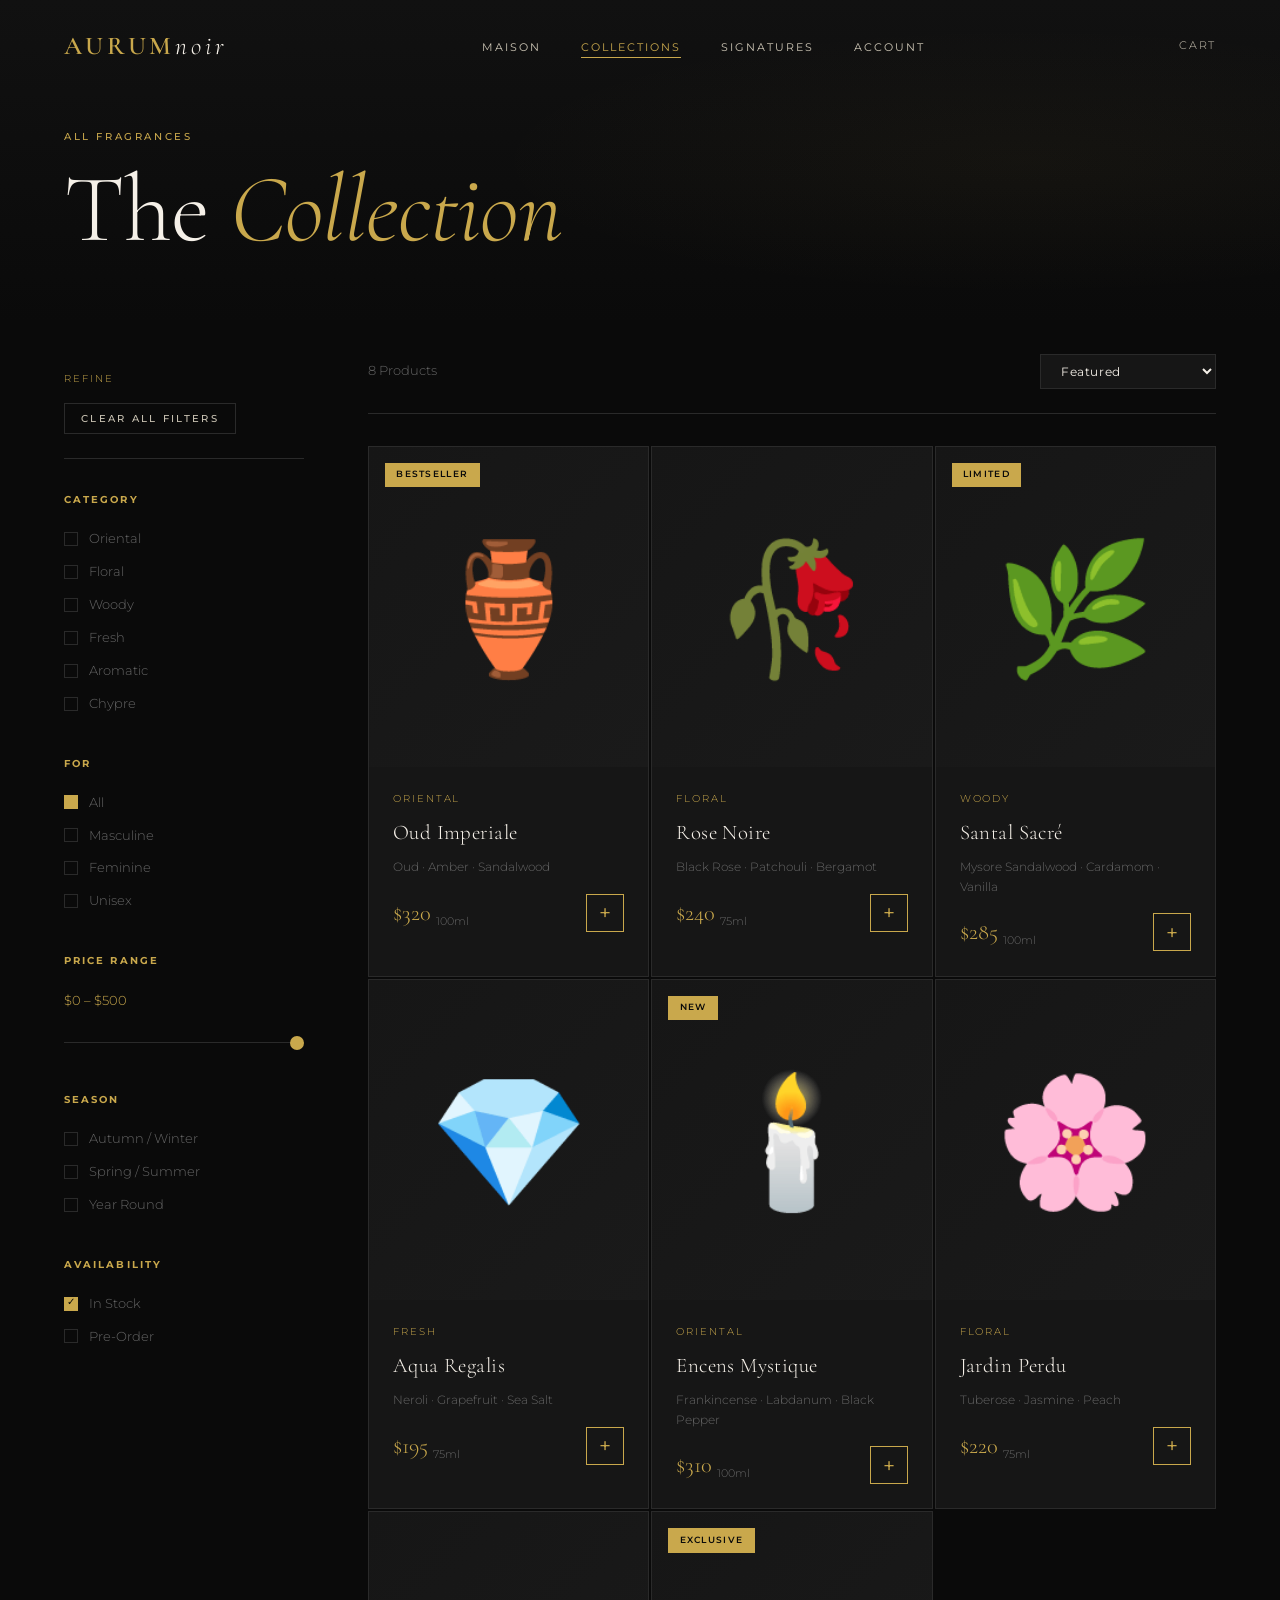
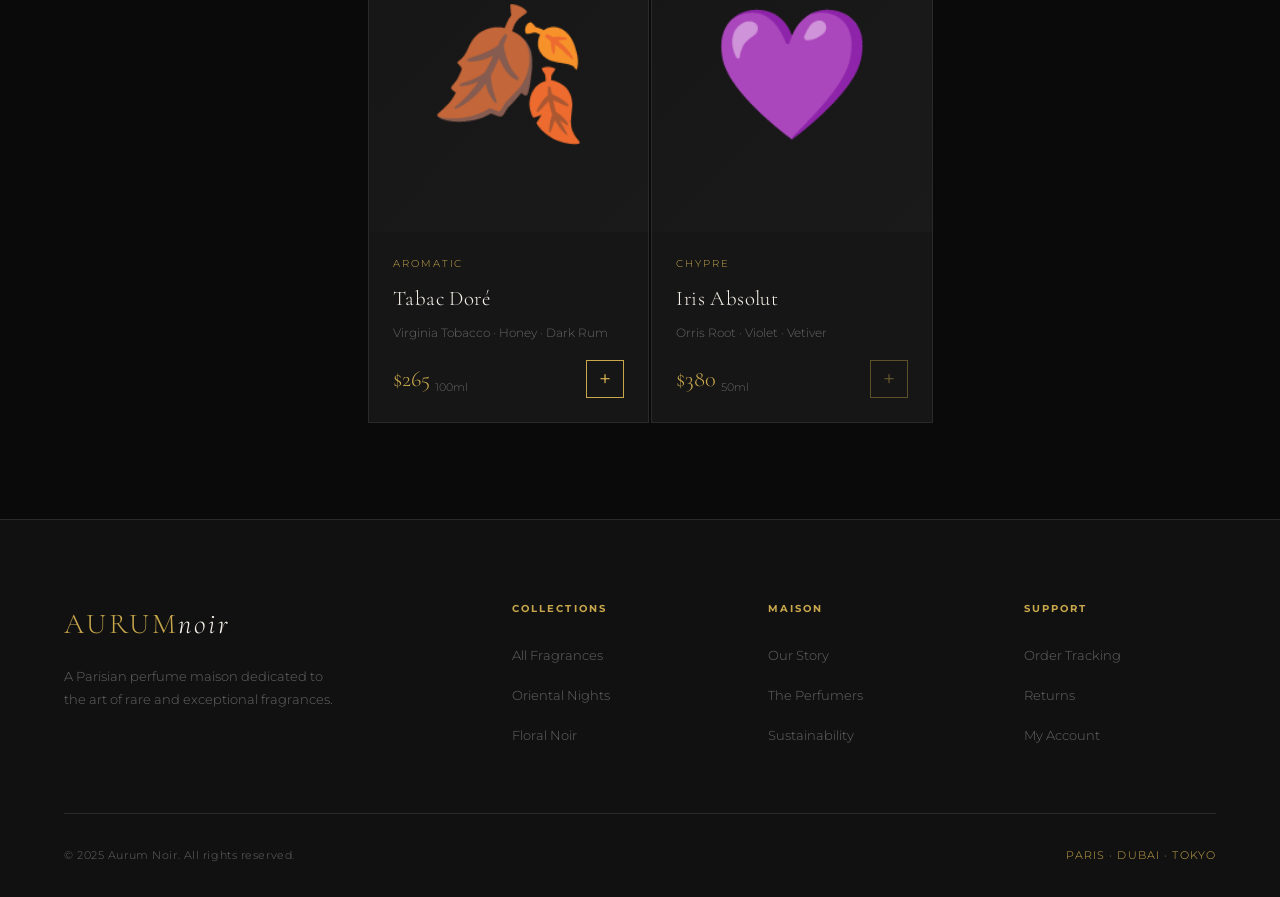
<file: client/shop.html>
<!DOCTYPE html>
<html lang="en">
<head>
  <meta charset="UTF-8">
  <meta name="viewport" content="width=device-width, initial-scale=1.0">
  <title>Collections — Aurum Noir</title>
  <link rel="stylesheet" href="style.css">
</head>
<body>

  <!-- ============ NAVIGATION ============ -->
  <nav>
    <a href="index.html" class="nav-logo">AURUM<span>noir</span></a>
    <ul class="nav-links">
      <li><a href="index.html">Maison</a></li>
      <li><a href="shop.html" class="active">Collections</a></li>
      <li><a href="product.html?id=1">Signatures</a></li>
      <li><a href="login.html">Account</a></li>
    </ul>
    <a href="cart.html" class="nav-cart">
      <span>Cart</span>
      <span class="cart-count" style="display:none">0</span>
    </a>
    <div class="hamburger"><span></span><span></span><span></span></div>
  </nav>

  <!-- ============ PAGE HERO ============ -->
  <div class="page-hero" style="background:linear-gradient(to bottom,var(--deep),var(--black))">
    <div>
      <span class="section-label">All Fragrances</span>
      <h1>The <em style="font-style:italic;color:var(--gold)">Collection</em></h1>
    </div>
  </div>

  <!-- ============ SHOP LAYOUT ============ -->
  <div class="shop-layout">

    <!-- Sidebar Filters -->
    <aside class="shop-sidebar">
      <div style="margin-bottom:2rem;padding-bottom:1.5rem;border-bottom:1px solid var(--border)">
        <span style="font-size:.65rem;letter-spacing:.2em;text-transform:uppercase;color:var(--gold);display:block;margin-bottom:1rem">Refine</span>
        <button onclick="location.reload()" class="btn btn-ghost" style="font-size:.65rem;padding:.5rem 1rem">Clear All Filters</button>
      </div>

      <!-- Category Filter -->
      <div class="filter-group">
        <h4>Category</h4>
        <label class="filter-option">
          <input type="checkbox" class="filter-category" value="Oriental"> Oriental
        </label>
        <label class="filter-option">
          <input type="checkbox" class="filter-category" value="Floral"> Floral
        </label>
        <label class="filter-option">
          <input type="checkbox" class="filter-category" value="Woody"> Woody
        </label>
        <label class="filter-option">
          <input type="checkbox" class="filter-category" value="Fresh"> Fresh
        </label>
        <label class="filter-option">
          <input type="checkbox" class="filter-category" value="Aromatic"> Aromatic
        </label>
        <label class="filter-option">
          <input type="checkbox" class="filter-category" value="Chypre"> Chypre
        </label>
      </div>

      <!-- Gender Filter -->
      <div class="filter-group">
        <h4>For</h4>
        <label class="filter-option">
          <input type="radio" name="gender" value="all" checked> All
        </label>
        <label class="filter-option">
          <input type="radio" name="gender" value="Masculine"> Masculine
        </label>
        <label class="filter-option">
          <input type="radio" name="gender" value="Feminine"> Feminine
        </label>
        <label class="filter-option">
          <input type="radio" name="gender" value="Unisex"> Unisex
        </label>
      </div>

      <!-- Price Range -->
      <div class="filter-group">
        <h4>Price Range</h4>
        <p id="price-display" style="font-size:.82rem;color:var(--gold);margin-bottom:.8rem">$0 – $500</p>
        <input type="range" class="price-slider" id="price-range" min="100" max="500" value="500" step="10">
      </div>

      <!-- Concentration -->
      <div class="filter-group">
        <h4>Season</h4>
        <label class="filter-option">
          <input type="checkbox"> Autumn / Winter
        </label>
        <label class="filter-option">
          <input type="checkbox"> Spring / Summer
        </label>
        <label class="filter-option">
          <input type="checkbox"> Year Round
        </label>
      </div>

      <!-- In Stock -->
      <div class="filter-group">
        <h4>Availability</h4>
        <label class="filter-option">
          <input type="checkbox" checked> In Stock
        </label>
        <label class="filter-option">
          <input type="checkbox"> Pre-Order
        </label>
      </div>
    </aside>

    <!-- Main Grid -->
    <main class="shop-main">
      <div class="shop-toolbar">
        <span class="shop-count" id="product-count">8 Products</span>
        <select class="shop-sort" id="sort-select">
          <option value="featured">Featured</option>
          <option value="price-asc">Price: Low to High</option>
          <option value="price-desc">Price: High to Low</option>
          <option value="rating">Highest Rated</option>
          <option value="name">Name A–Z</option>
        </select>
      </div>

      <!-- Product grid rendered by script.js -->
      <div class="products-grid" id="shop-grid"></div>
    </main>
  </div>

  <!-- ============ FOOTER ============ -->
  <footer>
    <div class="footer-grid">
      <div class="footer-brand">
        <h3>AURUM<em style="font-style:italic;color:var(--white)">noir</em></h3>
        <p>A Parisian perfume maison dedicated to the art of rare and exceptional fragrances.</p>
      </div>
      <div class="footer-col">
        <h4>Collections</h4>
        <ul>
          <li><a href="shop.html">All Fragrances</a></li>
          <li><a href="shop.html">Oriental Nights</a></li>
          <li><a href="shop.html">Floral Noir</a></li>
        </ul>
      </div>
      <div class="footer-col">
        <h4>Maison</h4>
        <ul>
          <li><a href="#">Our Story</a></li>
          <li><a href="#">The Perfumers</a></li>
          <li><a href="#">Sustainability</a></li>
        </ul>
      </div>
      <div class="footer-col">
        <h4>Support</h4>
        <ul>
          <li><a href="tracking.html">Order Tracking</a></li>
          <li><a href="#">Returns</a></li>
          <li><a href="login.html">My Account</a></li>
        </ul>
      </div>
    </div>
    <div class="footer-bottom">
      <p>© 2025 Aurum Noir. All rights reserved.</p>
      <p style="color:var(--gold);font-size:.7rem;letter-spacing:.1em">PARIS · DUBAI · TOKYO</p>
    </div>
  </footer>

  <div id="toast"></div>
  <script src="script.js"></script>
</body>
</html>
</file>
<file: client/style.css>
/* ============================================================
   AURUM NOIR — Luxury Perfume Brand
   style.css — Master Stylesheet
   ============================================================ */

/* --- Google Fonts Import --- */
@import url('https://fonts.googleapis.com/css2?family=Cormorant+Garamond:ital,wght@0,300;0,400;0,600;1,300;1,400&family=Montserrat:wght@200;300;400;500;600&display=swap');

/* --- CSS Variables --- */
:root {
  --black:        #0a0a0a;
  --deep:         #111111;
  --card-bg:      #161616;
  --border:       #2a2a2a;
  --gold:         #c9a84c;
  --gold-light:   #e8c97a;
  --gold-dim:     #8a6f30;
  --white:        #f5f0e8;
  --off-white:    #ccc5b5;
  --muted:        #666;
  --font-serif:   'Cormorant Garamond', Georgia, serif;
  --font-sans:    'Montserrat', sans-serif;
  --transition:   0.4s cubic-bezier(0.25, 0.46, 0.45, 0.94);
  --shadow:       0 20px 60px rgba(0,0,0,0.6);
  --gold-glow:    0 0 30px rgba(201,168,76,0.15);
}

/* --- Reset & Base --- */
*, *::before, *::after { box-sizing: border-box; margin: 0; padding: 0; }

html { scroll-behavior: smooth; font-size: 16px; }

body {
  background-color: var(--black);
  color: var(--white);
  font-family: var(--font-sans);
  font-weight: 300;
  line-height: 1.7;
  overflow-x: hidden;
  cursor: default;
}

a { color: inherit; text-decoration: none; }
img { display: block; max-width: 100%; }
ul { list-style: none; }
button { cursor: pointer; font-family: var(--font-sans); border: none; background: none; }

/* ============================================================
   SCROLLBAR
   ============================================================ */
::-webkit-scrollbar { width: 4px; }
::-webkit-scrollbar-track { background: var(--black); }
::-webkit-scrollbar-thumb { background: var(--gold-dim); border-radius: 2px; }

/* ============================================================
   TYPOGRAPHY
   ============================================================ */
.serif { font-family: var(--font-serif); }

h1, h2, h3 { font-family: var(--font-serif); font-weight: 300; letter-spacing: 0.02em; }

.section-label {
  font-family: var(--font-sans);
  font-size: 0.65rem;
  font-weight: 500;
  letter-spacing: 0.25em;
  text-transform: uppercase;
  color: var(--gold);
  display: block;
  margin-bottom: 1rem;
}

.gold { color: var(--gold); }
.muted { color: var(--muted); }

/* ============================================================
   NAVIGATION
   ============================================================ */
nav {
  position: fixed;
  top: 0; left: 0; right: 0;
  z-index: 1000;
  display: flex;
  align-items: center;
  justify-content: space-between;
  padding: 1.5rem 4rem;
  transition: background var(--transition), backdrop-filter var(--transition);
}

nav.scrolled {
  background: rgba(10,10,10,0.95);
  backdrop-filter: blur(20px);
  border-bottom: 1px solid var(--border);
}

.nav-logo {
  font-family: var(--font-serif);
  font-size: 1.6rem;
  font-weight: 600;
  letter-spacing: 0.15em;
  color: var(--gold);
}
.nav-logo span { font-style: italic; font-weight: 300; color: var(--white); }

.nav-links {
  display: flex;
  gap: 2.5rem;
  align-items: center;
}

.nav-links a {
  font-size: 0.7rem;
  font-weight: 400;
  letter-spacing: 0.18em;
  text-transform: uppercase;
  color: var(--off-white);
  position: relative;
  transition: color var(--transition);
}

.nav-links a::after {
  content: '';
  position: absolute;
  bottom: -4px; left: 0; right: 0;
  height: 1px;
  background: var(--gold);
  transform: scaleX(0);
  transition: transform var(--transition);
}

.nav-links a:hover { color: var(--gold); }
.nav-links a:hover::after { transform: scaleX(1); }
.nav-links a.active { color: var(--gold); }
.nav-links a.active::after { transform: scaleX(1); }

.nav-cart {
  position: relative;
  display: flex;
  align-items: center;
  gap: 0.5rem;
  font-size: 0.7rem;
  letter-spacing: 0.15em;
  text-transform: uppercase;
  color: var(--off-white);
  transition: color var(--transition);
}
.nav-cart:hover { color: var(--gold); }

.cart-count {
  background: var(--gold);
  color: var(--black);
  font-size: 0.6rem;
  font-weight: 600;
  width: 18px; height: 18px;
  border-radius: 50%;
  display: flex;
  align-items: center;
  justify-content: center;
  min-width: 18px;
}

.hamburger { display: none; flex-direction: column; gap: 5px; cursor: pointer; }
.hamburger span { display: block; width: 22px; height: 1px; background: var(--white); transition: var(--transition); }

/* ============================================================
   BUTTONS
   ============================================================ */
.btn {
  display: inline-flex;
  align-items: center;
  gap: 0.6rem;
  padding: 0.9rem 2.4rem;
  font-family: var(--font-sans);
  font-size: 0.68rem;
  font-weight: 500;
  letter-spacing: 0.22em;
  text-transform: uppercase;
  transition: var(--transition);
  position: relative;
  overflow: hidden;
}

.btn-gold {
  background: var(--gold);
  color: var(--black);
}
.btn-gold::before {
  content: '';
  position: absolute;
  inset: 0;
  background: var(--gold-light);
  transform: translateX(-100%);
  transition: transform var(--transition);
}
.btn-gold:hover::before { transform: translateX(0); }
.btn-gold span { position: relative; z-index: 1; }

.btn-outline {
  border: 1px solid var(--gold);
  color: var(--gold);
  background: transparent;
}
.btn-outline::before {
  content: '';
  position: absolute;
  inset: 0;
  background: var(--gold);
  transform: scaleX(0);
  transform-origin: left;
  transition: transform var(--transition);
}
.btn-outline:hover { color: var(--black); }
.btn-outline:hover::before { transform: scaleX(1); }
.btn-outline span { position: relative; z-index: 1; }

.btn-ghost {
  border: 1px solid var(--border);
  color: var(--off-white);
  background: transparent;
}
.btn-ghost:hover { border-color: var(--gold); color: var(--gold); }

/* ============================================================
   DIVIDER
   ============================================================ */
.divider {
  display: flex;
  align-items: center;
  gap: 1.5rem;
  margin: 2rem 0;
}
.divider::before, .divider::after {
  content: '';
  flex: 1;
  height: 1px;
  background: linear-gradient(to right, transparent, var(--border));
}
.divider::after { background: linear-gradient(to left, transparent, var(--border)); }
.divider-diamond {
  width: 6px; height: 6px;
  background: var(--gold);
  transform: rotate(45deg);
  flex-shrink: 0;
}

/* ============================================================
   FOOTER
   ============================================================ */
footer {
  background: var(--deep);
  border-top: 1px solid var(--border);
  padding: 5rem 4rem 2rem;
}

.footer-grid {
  display: grid;
  grid-template-columns: 2fr 1fr 1fr 1fr;
  gap: 4rem;
  margin-bottom: 4rem;
}

.footer-brand h3 {
  font-family: var(--font-serif);
  font-size: 1.8rem;
  color: var(--gold);
  letter-spacing: 0.1em;
  margin-bottom: 1rem;
}

.footer-brand p {
  font-size: 0.8rem;
  color: var(--muted);
  line-height: 1.8;
  max-width: 280px;
}

.footer-col h4 {
  font-size: 0.65rem;
  letter-spacing: 0.2em;
  text-transform: uppercase;
  color: var(--gold);
  margin-bottom: 1.5rem;
}

.footer-col ul { display: flex; flex-direction: column; gap: 0.8rem; }

.footer-col ul li a {
  font-size: 0.8rem;
  color: var(--muted);
  transition: color var(--transition);
}
.footer-col ul li a:hover { color: var(--white); }

.footer-bottom {
  border-top: 1px solid var(--border);
  padding-top: 2rem;
  display: flex;
  justify-content: space-between;
  align-items: center;
}

.footer-bottom p {
  font-size: 0.7rem;
  color: var(--muted);
  letter-spacing: 0.05em;
}

/* ============================================================
   PAGE HERO (shared)
   ============================================================ */
.page-hero {
  min-height: 35vh;
  display: flex;
  align-items: flex-end;
  padding: 8rem 4rem 4rem;
  background: linear-gradient(to bottom, transparent, var(--black));
  position: relative;
  overflow: hidden;
}

.page-hero::before {
  content: '';
  position: absolute;
  inset: 0;
  background:
    radial-gradient(ellipse 60% 60% at 80% 50%, rgba(201,168,76,0.04) 0%, transparent 70%);
}

.page-hero h1 {
  font-size: clamp(3rem, 8vw, 6rem);
  font-weight: 300;
  line-height: 1;
  letter-spacing: -0.01em;
}

/* ============================================================
   TOAST NOTIFICATION
   ============================================================ */
#toast {
  position: fixed;
  bottom: 2rem;
  right: 2rem;
  background: var(--card-bg);
  border: 1px solid var(--gold);
  color: var(--white);
  padding: 1rem 1.5rem;
  font-size: 0.78rem;
  letter-spacing: 0.05em;
  z-index: 9999;
  transform: translateY(100px);
  opacity: 0;
  transition: all 0.4s ease;
  min-width: 240px;
}

#toast.show {
  transform: translateY(0);
  opacity: 1;
}

/* ============================================================
   HOME PAGE — HERO
   ============================================================ */
.hero {
  min-height: 100vh;
  display: grid;
  grid-template-columns: 1fr 1fr;
  position: relative;
  overflow: hidden;
}

.hero-left {
  display: flex;
  flex-direction: column;
  justify-content: center;
  padding: 10rem 4rem 6rem 6rem;
  position: relative;
  z-index: 2;
}

.hero-eyebrow {
  font-size: 0.65rem;
  letter-spacing: 0.3em;
  text-transform: uppercase;
  color: var(--gold);
  margin-bottom: 2rem;
  display: flex;
  align-items: center;
  gap: 1rem;
}
.hero-eyebrow::before {
  content: '';
  display: block;
  width: 40px; height: 1px;
  background: var(--gold);
}

.hero h1 {
  font-size: clamp(3.5rem, 6vw, 5.5rem);
  font-weight: 300;
  line-height: 1.05;
  letter-spacing: -0.02em;
  margin-bottom: 1.5rem;
}

.hero h1 em {
  font-style: italic;
  color: var(--gold);
}

.hero-desc {
  font-size: 0.85rem;
  color: var(--off-white);
  max-width: 380px;
  line-height: 1.9;
  margin-bottom: 3rem;
}

.hero-actions { display: flex; gap: 1rem; align-items: center; }

.hero-stats {
  display: flex;
  gap: 3rem;
  margin-top: 5rem;
  padding-top: 3rem;
  border-top: 1px solid var(--border);
}

.hero-stat-num {
  font-family: var(--font-serif);
  font-size: 2.2rem;
  font-weight: 300;
  color: var(--gold);
  display: block;
}
.hero-stat-label {
  font-size: 0.65rem;
  letter-spacing: 0.15em;
  text-transform: uppercase;
  color: var(--muted);
}

.hero-right {
  position: relative;
  overflow: hidden;
}

.hero-visual {
  position: absolute;
  inset: 0;
  background:
    radial-gradient(ellipse 80% 80% at 60% 50%, rgba(201,168,76,0.08) 0%, transparent 70%),
    linear-gradient(135deg, var(--deep) 0%, #0d0d0d 100%);
  display: flex;
  align-items: center;
  justify-content: center;
}

.hero-bottle {
  width: 280px;
  height: 420px;
  position: relative;
}

/* Decorative bottle shape using CSS */
.bottle-body {
  width: 180px;
  height: 300px;
  background: linear-gradient(135deg,
    rgba(201,168,76,0.3) 0%,
    rgba(201,168,76,0.05) 40%,
    rgba(201,168,76,0.2) 100%);
  border: 1px solid rgba(201,168,76,0.4);
  border-radius: 8px 8px 30px 30px;
  position: absolute;
  bottom: 30px;
  left: 50%;
  transform: translateX(-50%);
  backdrop-filter: blur(10px);
  box-shadow:
    inset 2px 0 20px rgba(255,255,255,0.05),
    0 40px 80px rgba(0,0,0,0.5),
    var(--gold-glow);
}

.bottle-neck {
  width: 60px;
  height: 70px;
  background: linear-gradient(135deg,
    rgba(201,168,76,0.25) 0%,
    rgba(201,168,76,0.08) 100%);
  border: 1px solid rgba(201,168,76,0.3);
  border-bottom: none;
  border-radius: 4px 4px 0 0;
  position: absolute;
  bottom: 328px;
  left: 50%;
  transform: translateX(-50%);
}

.bottle-cap {
  width: 80px;
  height: 30px;
  background: linear-gradient(135deg, var(--gold) 0%, var(--gold-dim) 100%);
  border-radius: 3px;
  position: absolute;
  bottom: 396px;
  left: 50%;
  transform: translateX(-50%);
  box-shadow: 0 4px 20px rgba(201,168,76,0.4);
}

.bottle-label {
  position: absolute;
  bottom: 100px;
  left: 50%;
  transform: translateX(-50%);
  width: 140px;
  text-align: center;
  border: 1px solid rgba(201,168,76,0.2);
  padding: 1rem 0.5rem;
}
.bottle-label-name {
  font-family: var(--font-serif);
  font-size: 1.1rem;
  letter-spacing: 0.1em;
  color: var(--gold);
  display: block;
}
.bottle-label-sub {
  font-size: 0.5rem;
  letter-spacing: 0.3em;
  text-transform: uppercase;
  color: rgba(201,168,76,0.6);
  margin-top: 0.3rem;
  display: block;
}

.hero-orb {
  position: absolute;
  border-radius: 50%;
  animation: floatOrb 8s ease-in-out infinite;
}
.orb-1 {
  width: 400px; height: 400px;
  background: radial-gradient(circle, rgba(201,168,76,0.06) 0%, transparent 70%);
  top: 10%; right: -10%;
  animation-delay: 0s;
}
.orb-2 {
  width: 250px; height: 250px;
  background: radial-gradient(circle, rgba(201,168,76,0.04) 0%, transparent 70%);
  bottom: 20%; left: 10%;
  animation-delay: -4s;
}

@keyframes floatOrb {
  0%, 100% { transform: translate(0, 0) scale(1); }
  50% { transform: translate(10px, -20px) scale(1.05); }
}

.hero-line {
  position: absolute;
  top: 50%; left: 0;
  width: 1px;
  height: 60%;
  transform: translateY(-50%);
  background: linear-gradient(to bottom, transparent, var(--border), transparent);
}

/* ============================================================
   HOME — MARQUEE
   ============================================================ */
.marquee-wrap {
  overflow: hidden;
  border-top: 1px solid var(--border);
  border-bottom: 1px solid var(--border);
  padding: 1.2rem 0;
  background: var(--deep);
}

.marquee-track {
  display: flex;
  gap: 4rem;
  animation: marquee 30s linear infinite;
  width: max-content;
}

.marquee-item {
  display: flex;
  align-items: center;
  gap: 1.5rem;
  font-size: 0.65rem;
  letter-spacing: 0.25em;
  text-transform: uppercase;
  color: var(--muted);
  white-space: nowrap;
  flex-shrink: 0;
}

.marquee-dot {
  width: 4px; height: 4px;
  background: var(--gold);
  border-radius: 50%;
  flex-shrink: 0;
}

@keyframes marquee {
  0% { transform: translateX(0); }
  100% { transform: translateX(-50%); }
}

/* ============================================================
   HOME — SECTION LAYOUT
   ============================================================ */
section { padding: 8rem 4rem; }

.section-header {
  text-align: center;
  margin-bottom: 5rem;
}

.section-header h2 {
  font-size: clamp(2.5rem, 5vw, 4rem);
  font-weight: 300;
  line-height: 1.1;
}

/* ============================================================
   PRODUCT GRID & CARD
   ============================================================ */
.products-grid {
  display: grid;
  grid-template-columns: repeat(auto-fill, minmax(280px, 1fr));
  gap: 2px;
}

.product-card {
  background: var(--card-bg);
  position: relative;
  overflow: hidden;
  cursor: pointer;
  transition: transform var(--transition);
  border: 1px solid var(--border);
}

.product-card:hover { transform: translateY(-4px); border-color: rgba(201,168,76,0.3); }

.product-card:hover .card-overlay { opacity: 1; }
.product-card:hover .card-img { transform: scale(1.05); }

.card-img-wrap {
  height: 320px;
  overflow: hidden;
  position: relative;
  background: linear-gradient(135deg, #161616, #1a1a1a);
  display: flex;
  align-items: center;
  justify-content: center;
}

.card-img {
  transition: transform 0.6s ease;
  font-size: 8rem;
  line-height: 1;
}

.card-badge {
  position: absolute;
  top: 1rem; left: 1rem;
  background: var(--gold);
  color: var(--black);
  font-size: 0.55rem;
  font-weight: 600;
  letter-spacing: 0.15em;
  text-transform: uppercase;
  padding: 0.3rem 0.7rem;
}

.card-overlay {
  position: absolute;
  inset: 0;
  background: rgba(10,10,10,0.6);
  display: flex;
  align-items: flex-end;
  padding: 1.5rem;
  opacity: 0;
  transition: opacity var(--transition);
}

.card-body { padding: 1.5rem; }

.card-category {
  font-size: 0.6rem;
  letter-spacing: 0.2em;
  text-transform: uppercase;
  color: var(--gold);
  display: block;
  margin-bottom: 0.5rem;
}

.card-name {
  font-family: var(--font-serif);
  font-size: 1.3rem;
  font-weight: 300;
  letter-spacing: 0.02em;
  margin-bottom: 0.5rem;
  color: var(--white);
}

.card-notes {
  font-size: 0.72rem;
  color: var(--muted);
  margin-bottom: 1rem;
}

.card-footer {
  display: flex;
  justify-content: space-between;
  align-items: center;
}

.card-price {
  font-family: var(--font-serif);
  font-size: 1.4rem;
  color: var(--gold);
}

.card-price sub {
  font-family: var(--font-sans);
  font-size: 0.7rem;
  color: var(--muted);
  font-weight: 300;
}

.card-add {
  width: 38px; height: 38px;
  border: 1px solid var(--gold);
  color: var(--gold);
  font-size: 1.3rem;
  display: flex;
  align-items: center;
  justify-content: center;
  transition: var(--transition);
  background: transparent;
}
.card-add:hover { background: var(--gold); color: var(--black); }

/* ============================================================
   HOME — PHILOSOPHY SECTION
   ============================================================ */
.philosophy {
  display: grid;
  grid-template-columns: 1fr 1fr;
  gap: 8rem;
  align-items: center;
}

.philosophy-visual {
  position: relative;
  height: 500px;
}

.philosophy-bg {
  position: absolute;
  inset: 0;
  background:
    radial-gradient(ellipse 70% 70% at 50% 50%, rgba(201,168,76,0.07) 0%, transparent 70%);
  border: 1px solid var(--border);
}

.philosophy-num {
  position: absolute;
  font-family: var(--font-serif);
  font-size: 12rem;
  font-weight: 300;
  color: rgba(201,168,76,0.06);
  line-height: 1;
  top: 50%;
  left: 50%;
  transform: translate(-50%, -50%);
  white-space: nowrap;
}

.philosophy-icon {
  position: absolute;
  top: 50%;
  left: 50%;
  transform: translate(-50%, -50%);
  font-size: 5rem;
}

.philosophy-text h2 {
  font-size: clamp(2rem, 4vw, 3rem);
  line-height: 1.2;
  margin-bottom: 2rem;
}

.philosophy-text p {
  font-size: 0.85rem;
  color: var(--off-white);
  line-height: 1.9;
  margin-bottom: 1.5rem;
}

.philosophy-points { margin: 2.5rem 0; display: flex; flex-direction: column; gap: 1rem; }

.philosophy-point {
  display: flex;
  align-items: center;
  gap: 1rem;
  font-size: 0.8rem;
  color: var(--off-white);
}
.philosophy-point::before {
  content: '';
  width: 30px; height: 1px;
  background: var(--gold);
  flex-shrink: 0;
}

/* ============================================================
   HOME — COLLECTIONS GRID
   ============================================================ */
.collections-grid {
  display: grid;
  grid-template-columns: 2fr 1fr 1fr;
  grid-template-rows: 280px 280px;
  gap: 2px;
}

.collection-item {
  position: relative;
  overflow: hidden;
  cursor: pointer;
  background: var(--card-bg);
  border: 1px solid var(--border);
  display: flex;
  align-items: flex-end;
  padding: 2rem;
  transition: var(--transition);
}
.collection-item:first-child { grid-row: 1 / 3; }
.collection-item:hover { border-color: rgba(201,168,76,0.3); }

.collection-emoji {
  position: absolute;
  top: 50%;
  left: 50%;
  transform: translate(-50%, -60%);
  font-size: 5rem;
  opacity: 0.3;
  transition: var(--transition);
}
.collection-item:hover .collection-emoji { opacity: 0.5; transform: translate(-50%, -65%) scale(1.1); }

.collection-content { position: relative; z-index: 1; }

.collection-content h3 {
  font-family: var(--font-serif);
  font-size: 1.4rem;
  font-weight: 300;
  margin-bottom: 0.3rem;
}

.collection-content p {
  font-size: 0.7rem;
  color: var(--muted);
  letter-spacing: 0.1em;
}

.collection-arrow {
  margin-left: auto;
  width: 36px; height: 36px;
  border: 1px solid var(--border);
  display: flex;
  align-items: center;
  justify-content: center;
  font-size: 1rem;
  color: var(--gold);
  transition: var(--transition);
  flex-shrink: 0;
  align-self: flex-end;
}
.collection-item:hover .collection-arrow {
  background: var(--gold);
  color: var(--black);
  border-color: var(--gold);
}

/* ============================================================
   SHOP PAGE
   ============================================================ */
.shop-layout {
  display: grid;
  grid-template-columns: 240px 1fr;
  gap: 4rem;
  padding: 2rem 4rem 6rem;
}

.shop-sidebar { padding-top: 1rem; }

.filter-group { margin-bottom: 2.5rem; }

.filter-group h4 {
  font-size: 0.65rem;
  letter-spacing: 0.2em;
  text-transform: uppercase;
  color: var(--gold);
  margin-bottom: 1.2rem;
}

.filter-option {
  display: flex;
  align-items: center;
  gap: 0.7rem;
  margin-bottom: 0.7rem;
  cursor: pointer;
  font-size: 0.8rem;
  color: var(--muted);
  transition: color var(--transition);
}
.filter-option:hover { color: var(--white); }

.filter-option input[type="checkbox"],
.filter-option input[type="radio"] {
  appearance: none;
  width: 14px; height: 14px;
  border: 1px solid var(--border);
  background: transparent;
  cursor: pointer;
  position: relative;
  transition: var(--transition);
}
.filter-option input[type="checkbox"]:checked,
.filter-option input[type="radio"]:checked {
  border-color: var(--gold);
  background: var(--gold);
}
.filter-option input[type="checkbox"]:checked::after {
  content: '✓';
  position: absolute;
  top: -2px; left: 2px;
  font-size: 10px;
  color: var(--black);
}

.price-slider {
  width: 100%;
  appearance: none;
  height: 1px;
  background: var(--border);
  outline: none;
  margin-top: 1rem;
}
.price-slider::-webkit-slider-thumb {
  appearance: none;
  width: 14px; height: 14px;
  background: var(--gold);
  border-radius: 50%;
  cursor: pointer;
}

.shop-main {}

.shop-toolbar {
  display: flex;
  justify-content: space-between;
  align-items: center;
  margin-bottom: 2rem;
  padding-bottom: 1.5rem;
  border-bottom: 1px solid var(--border);
}

.shop-count { font-size: 0.8rem; color: var(--muted); }

.shop-sort {
  background: var(--card-bg);
  border: 1px solid var(--border);
  color: var(--white);
  font-family: var(--font-sans);
  font-size: 0.75rem;
  padding: 0.5rem 1rem;
  letter-spacing: 0.05em;
  outline: none;
  cursor: pointer;
}
.shop-sort option { background: var(--card-bg); }

/* ============================================================
   PRODUCT DETAIL PAGE
   ============================================================ */
.product-detail {
  display: grid;
  grid-template-columns: 1fr 1fr;
  gap: 6rem;
  padding: 8rem 4rem 6rem;
  min-height: 80vh;
  align-items: center;
}

.product-visual {
  position: sticky;
  top: 100px;
  height: 500px;
  background: var(--card-bg);
  border: 1px solid var(--border);
  display: flex;
  align-items: center;
  justify-content: center;
  font-size: 12rem;
  position: relative;
  overflow: hidden;
}

.product-visual::before {
  content: '';
  position: absolute;
  inset: 0;
  background: radial-gradient(ellipse 60% 60% at 50% 50%, rgba(201,168,76,0.07) 0%, transparent 70%);
}

.product-visual-emoji {
  position: relative;
  z-index: 1;
  animation: floatOrb 6s ease-in-out infinite;
}

.product-thumbnails {
  display: flex;
  gap: 0.8rem;
  margin-top: 1rem;
}

.product-thumb {
  width: 70px; height: 70px;
  background: var(--card-bg);
  border: 1px solid var(--border);
  display: flex;
  align-items: center;
  justify-content: center;
  font-size: 1.8rem;
  cursor: pointer;
  transition: var(--transition);
}
.product-thumb.active, .product-thumb:hover { border-color: var(--gold); }

.product-info {}

.product-info .section-label { margin-bottom: 0.5rem; }

.product-title {
  font-size: clamp(2.5rem, 5vw, 4rem);
  font-weight: 300;
  line-height: 1.1;
  margin-bottom: 0.5rem;
}

.product-subtitle {
  font-family: var(--font-serif);
  font-style: italic;
  font-size: 1.1rem;
  color: var(--gold-dim);
  margin-bottom: 2rem;
}

.product-rating {
  display: flex;
  align-items: center;
  gap: 0.5rem;
  margin-bottom: 1.5rem;
}
.stars { color: var(--gold); letter-spacing: 0.1em; }
.rating-count { font-size: 0.75rem; color: var(--muted); }

.product-price-wrap {
  display: flex;
  align-items: baseline;
  gap: 1rem;
  margin-bottom: 2rem;
}
.product-price {
  font-family: var(--font-serif);
  font-size: 2.5rem;
  color: var(--gold);
}
.product-price-original {
  font-size: 1.2rem;
  color: var(--muted);
  text-decoration: line-through;
}

.product-desc {
  font-size: 0.85rem;
  color: var(--off-white);
  line-height: 1.9;
  margin-bottom: 2rem;
}

.product-notes { margin-bottom: 2rem; }
.product-notes h4 {
  font-size: 0.65rem;
  letter-spacing: 0.2em;
  text-transform: uppercase;
  color: var(--gold);
  margin-bottom: 1rem;
}
.notes-list {
  display: flex;
  gap: 0.5rem;
  flex-wrap: wrap;
}
.note-tag {
  background: rgba(201,168,76,0.08);
  border: 1px solid rgba(201,168,76,0.2);
  color: var(--gold);
  font-size: 0.65rem;
  letter-spacing: 0.1em;
  padding: 0.3rem 0.8rem;
}

.product-size { margin-bottom: 2rem; }
.product-size h4 {
  font-size: 0.65rem;
  letter-spacing: 0.2em;
  text-transform: uppercase;
  color: var(--gold);
  margin-bottom: 1rem;
}
.size-options { display: flex; gap: 0.8rem; }
.size-btn {
  padding: 0.5rem 1.2rem;
  border: 1px solid var(--border);
  background: transparent;
  color: var(--off-white);
  font-size: 0.75rem;
  letter-spacing: 0.05em;
  transition: var(--transition);
  cursor: pointer;
}
.size-btn.active, .size-btn:hover {
  border-color: var(--gold);
  color: var(--gold);
}

.product-qty { display: flex; align-items: center; gap: 0; margin-bottom: 2rem; }
.qty-btn {
  width: 44px; height: 44px;
  border: 1px solid var(--border);
  background: transparent;
  color: var(--white);
  font-size: 1.2rem;
  transition: var(--transition);
  cursor: pointer;
  display: flex;
  align-items: center;
  justify-content: center;
}
.qty-btn:hover { border-color: var(--gold); color: var(--gold); }
.qty-display {
  width: 60px; height: 44px;
  border-top: 1px solid var(--border);
  border-bottom: 1px solid var(--border);
  display: flex;
  align-items: center;
  justify-content: center;
  font-size: 0.9rem;
  letter-spacing: 0.1em;
}

.product-actions { display: flex; gap: 1rem; margin-bottom: 2.5rem; }

.product-meta {
  border-top: 1px solid var(--border);
  padding-top: 1.5rem;
  display: flex;
  flex-direction: column;
  gap: 0.7rem;
}
.meta-item {
  display: flex;
  gap: 1rem;
  font-size: 0.78rem;
}
.meta-label { color: var(--muted); min-width: 100px; }
.meta-value { color: var(--off-white); }

/* ============================================================
   CART PAGE
   ============================================================ */
.cart-layout {
  display: grid;
  grid-template-columns: 1fr 360px;
  gap: 3rem;
  padding: 2rem 4rem 6rem;
}

.cart-header-row {
  display: grid;
  grid-template-columns: 2fr 1fr 1fr 1fr;
  gap: 1rem;
  padding: 0 1rem 1rem;
  border-bottom: 1px solid var(--border);
  font-size: 0.65rem;
  letter-spacing: 0.15em;
  text-transform: uppercase;
  color: var(--muted);
}

.cart-item {
  display: grid;
  grid-template-columns: 2fr 1fr 1fr 1fr;
  gap: 1rem;
  align-items: center;
  padding: 2rem 1rem;
  border-bottom: 1px solid var(--border);
  transition: var(--transition);
}
.cart-item:hover { background: rgba(201,168,76,0.02); }

.cart-item-info { display: flex; align-items: center; gap: 1.5rem; }

.cart-item-img {
  width: 80px; height: 80px;
  background: var(--card-bg);
  border: 1px solid var(--border);
  display: flex;
  align-items: center;
  justify-content: center;
  font-size: 2.5rem;
  flex-shrink: 0;
}

.cart-item-name {
  font-family: var(--font-serif);
  font-size: 1.1rem;
  font-weight: 300;
  margin-bottom: 0.3rem;
}
.cart-item-detail {
  font-size: 0.72rem;
  color: var(--muted);
}

.cart-item-price {
  font-family: var(--font-serif);
  font-size: 1.1rem;
  color: var(--gold);
}

.cart-qty-wrap { display: flex; align-items: center; gap: 0; }

.cart-remove {
  background: none;
  border: none;
  color: var(--muted);
  font-size: 1.2rem;
  cursor: pointer;
  transition: color var(--transition);
}
.cart-remove:hover { color: #c0392b; }

.cart-summary {
  background: var(--card-bg);
  border: 1px solid var(--border);
  padding: 2.5rem;
  height: fit-content;
  position: sticky;
  top: 100px;
}

.cart-summary h3 {
  font-size: 1.4rem;
  font-weight: 300;
  margin-bottom: 2rem;
  padding-bottom: 1.5rem;
  border-bottom: 1px solid var(--border);
}

.summary-row {
  display: flex;
  justify-content: space-between;
  align-items: center;
  margin-bottom: 1rem;
  font-size: 0.82rem;
}
.summary-row span:first-child { color: var(--muted); }

.summary-total {
  display: flex;
  justify-content: space-between;
  align-items: center;
  padding-top: 1.5rem;
  margin-top: 1rem;
  border-top: 1px solid var(--border);
}
.summary-total span:first-child {
  font-size: 0.7rem;
  letter-spacing: 0.15em;
  text-transform: uppercase;
  color: var(--muted);
}
.summary-total-price {
  font-family: var(--font-serif);
  font-size: 1.8rem;
  color: var(--gold);
}

.cart-promo {
  display: flex;
  gap: 0;
  margin: 1.5rem 0;
}
.promo-input {
  flex: 1;
  background: var(--black);
  border: 1px solid var(--border);
  border-right: none;
  color: var(--white);
  font-family: var(--font-sans);
  font-size: 0.78rem;
  padding: 0.7rem 1rem;
  outline: none;
}
.promo-input::placeholder { color: var(--muted); }
.promo-btn {
  background: var(--gold);
  border: 1px solid var(--gold);
  color: var(--black);
  font-family: var(--font-sans);
  font-size: 0.65rem;
  letter-spacing: 0.1em;
  font-weight: 500;
  padding: 0.7rem 1rem;
  cursor: pointer;
  transition: var(--transition);
}
.promo-btn:hover { background: var(--gold-light); }

.cart-checkout-btn {
  width: 100%;
  margin-top: 1.5rem;
}

.empty-cart {
  text-align: center;
  padding: 6rem 2rem;
  grid-column: 1 / -1;
}
.empty-cart-icon { font-size: 5rem; margin-bottom: 2rem; opacity: 0.3; }
.empty-cart h2 {
  font-size: 2rem;
  font-weight: 300;
  margin-bottom: 1rem;
}
.empty-cart p { color: var(--muted); font-size: 0.85rem; margin-bottom: 2rem; }

/* ============================================================
   LOGIN PAGE
   ============================================================ */
.auth-page {
  min-height: 100vh;
  display: grid;
  grid-template-columns: 1fr 1fr;
}

.auth-visual {
  background:
    radial-gradient(ellipse 80% 80% at 40% 50%, rgba(201,168,76,0.1) 0%, transparent 70%),
    var(--deep);
  display: flex;
  flex-direction: column;
  align-items: center;
  justify-content: center;
  padding: 4rem;
  border-right: 1px solid var(--border);
  position: relative;
  overflow: hidden;
}

.auth-visual-logo {
  font-family: var(--font-serif);
  font-size: 2.5rem;
  color: var(--gold);
  letter-spacing: 0.2em;
  margin-bottom: 0.5rem;
}

.auth-visual-tagline {
  font-size: 0.7rem;
  letter-spacing: 0.3em;
  text-transform: uppercase;
  color: var(--muted);
  margin-bottom: 4rem;
}

.auth-visual-icon { font-size: 6rem; opacity: 0.6; margin-bottom: 3rem; }

.auth-visual-quote {
  font-family: var(--font-serif);
  font-style: italic;
  font-size: 1.3rem;
  color: var(--off-white);
  text-align: center;
  line-height: 1.6;
  max-width: 320px;
}

.auth-visual-quote::before { content: '\201C'; font-size: 3rem; color: var(--gold-dim); line-height: 0; vertical-align: -0.5em; }

.auth-form-wrap {
  display: flex;
  align-items: center;
  justify-content: center;
  padding: 4rem;
  background: var(--black);
}

.auth-form-box { width: 100%; max-width: 420px; }

.auth-tabs {
  display: flex;
  margin-bottom: 3rem;
  border-bottom: 1px solid var(--border);
}
.auth-tab {
  flex: 1;
  padding: 1rem;
  font-size: 0.7rem;
  letter-spacing: 0.2em;
  text-transform: uppercase;
  color: var(--muted);
  background: none;
  border: none;
  cursor: pointer;
  transition: var(--transition);
  border-bottom: 2px solid transparent;
  margin-bottom: -1px;
}
.auth-tab.active {
  color: var(--gold);
  border-bottom-color: var(--gold);
}

.auth-form { display: none; }
.auth-form.active { display: block; }

.auth-form h2 {
  font-size: 2rem;
  font-weight: 300;
  margin-bottom: 0.5rem;
}
.auth-form p {
  font-size: 0.8rem;
  color: var(--muted);
  margin-bottom: 2.5rem;
}

.form-group { margin-bottom: 1.5rem; }

.form-label {
  display: block;
  font-size: 0.65rem;
  letter-spacing: 0.15em;
  text-transform: uppercase;
  color: var(--muted);
  margin-bottom: 0.6rem;
}

.form-input {
  width: 100%;
  background: var(--deep);
  border: 1px solid var(--border);
  color: var(--white);
  font-family: var(--font-sans);
  font-size: 0.85rem;
  padding: 0.9rem 1.2rem;
  outline: none;
  transition: border-color var(--transition);
}
.form-input:focus { border-color: var(--gold); }
.form-input::placeholder { color: var(--muted); }

.form-row { display: grid; grid-template-columns: 1fr 1fr; gap: 1rem; }

.form-forgot {
  display: flex;
  justify-content: flex-end;
  margin-top: -0.5rem;
  margin-bottom: 1.5rem;
}
.form-forgot a { font-size: 0.72rem; color: var(--gold); transition: opacity var(--transition); }
.form-forgot a:hover { opacity: 0.7; }

.form-divider {
  display: flex;
  align-items: center;
  gap: 1rem;
  margin: 1.5rem 0;
  font-size: 0.7rem;
  color: var(--muted);
}
.form-divider::before, .form-divider::after {
  content: '';
  flex: 1;
  height: 1px;
  background: var(--border);
}

.btn-full { width: 100%; justify-content: center; }

/* ============================================================
   CHECKOUT PAGE
   ============================================================ */
.checkout-layout {
  display: grid;
  grid-template-columns: 1fr 380px;
  gap: 3rem;
  padding: 2rem 4rem 6rem;
}

.checkout-steps {
  display: flex;
  gap: 0;
  margin-bottom: 3rem;
  position: relative;
}
.checkout-steps::before {
  content: '';
  position: absolute;
  top: 50%; left: 0; right: 0;
  height: 1px;
  background: var(--border);
  transform: translateY(-50%);
  z-index: 0;
}

.step {
  display: flex;
  align-items: center;
  gap: 0.7rem;
  padding: 0 2rem 0 0;
  position: relative;
  z-index: 1;
  background: var(--black);
}

.step-num {
  width: 32px; height: 32px;
  border: 1px solid var(--border);
  display: flex;
  align-items: center;
  justify-content: center;
  font-size: 0.7rem;
  color: var(--muted);
  background: var(--black);
  flex-shrink: 0;
}
.step.active .step-num {
  background: var(--gold);
  border-color: var(--gold);
  color: var(--black);
  font-weight: 600;
}
.step.done .step-num {
  background: rgba(201,168,76,0.2);
  border-color: var(--gold);
  color: var(--gold);
}

.step-label { font-size: 0.7rem; letter-spacing: 0.1em; text-transform: uppercase; color: var(--muted); }
.step.active .step-label { color: var(--white); }

.checkout-section {
  margin-bottom: 3rem;
}

.checkout-section h3 {
  font-size: 1.2rem;
  font-weight: 300;
  margin-bottom: 1.5rem;
  padding-bottom: 1rem;
  border-bottom: 1px solid var(--border);
  display: flex;
  align-items: center;
  gap: 1rem;
}
.checkout-section h3 span {
  font-size: 0.65rem;
  letter-spacing: 0.15em;
  text-transform: uppercase;
  color: var(--gold);
}

.payment-methods { display: flex; gap: 1rem; margin-bottom: 2rem; }

.payment-method {
  flex: 1;
  border: 1px solid var(--border);
  padding: 1rem;
  cursor: pointer;
  text-align: center;
  transition: var(--transition);
  background: transparent;
}
.payment-method.active, .payment-method:hover {
  border-color: var(--gold);
  background: rgba(201,168,76,0.05);
}
.payment-method-icon { font-size: 1.5rem; margin-bottom: 0.3rem; }
.payment-method-label { font-size: 0.65rem; letter-spacing: 0.1em; text-transform: uppercase; color: var(--muted); }

.card-preview {
  background: linear-gradient(135deg, var(--card-bg), #1e1e1e);
  border: 1px solid var(--border);
  border-radius: 12px;
  padding: 2rem;
  margin-bottom: 2rem;
  position: relative;
  overflow: hidden;
}
.card-preview::before {
  content: '';
  position: absolute;
  top: -50%; right: -20%;
  width: 200px; height: 200px;
  background: radial-gradient(circle, rgba(201,168,76,0.1) 0%, transparent 70%);
  border-radius: 50%;
}
.card-chip { font-size: 1.5rem; margin-bottom: 1.5rem; }
.card-number { font-family: var(--font-serif); font-size: 1.2rem; letter-spacing: 0.3em; color: var(--off-white); margin-bottom: 1.5rem; }
.card-meta { display: flex; justify-content: space-between; }
.card-meta-label { font-size: 0.55rem; letter-spacing: 0.15em; text-transform: uppercase; color: var(--muted); margin-bottom: 0.2rem; }
.card-meta-value { font-size: 0.82rem; color: var(--white); }

.checkout-order-summary {
  background: var(--card-bg);
  border: 1px solid var(--border);
  padding: 2rem;
  height: fit-content;
  position: sticky;
  top: 100px;
}

.order-item {
  display: flex;
  gap: 1rem;
  align-items: center;
  padding: 1rem 0;
  border-bottom: 1px solid var(--border);
}
.order-item-img {
  width: 56px; height: 56px;
  background: var(--black);
  border: 1px solid var(--border);
  display: flex;
  align-items: center;
  justify-content: center;
  font-size: 1.8rem;
  flex-shrink: 0;
}
.order-item-name { font-size: 0.82rem; margin-bottom: 0.2rem; }
.order-item-detail { font-size: 0.7rem; color: var(--muted); }
.order-item-price {
  margin-left: auto;
  font-family: var(--font-serif);
  font-size: 1rem;
  color: var(--gold);
  white-space: nowrap;
}

/* ============================================================
   ORDER TRACKING
   ============================================================ */
.tracking-wrap {
  max-width: 900px;
  margin: 0 auto;
  padding: 2rem 4rem 6rem;
}

.tracking-search {
  display: flex;
  gap: 0;
  margin-bottom: 4rem;
}
.tracking-input {
  flex: 1;
  background: var(--card-bg);
  border: 1px solid var(--border);
  border-right: none;
  color: var(--white);
  font-family: var(--font-sans);
  font-size: 0.85rem;
  padding: 1rem 1.5rem;
  outline: none;
  transition: border-color var(--transition);
}
.tracking-input:focus { border-color: var(--gold); }
.tracking-input::placeholder { color: var(--muted); }

.order-card {
  background: var(--card-bg);
  border: 1px solid var(--border);
  padding: 2.5rem;
  margin-bottom: 2rem;
}

.order-header {
  display: flex;
  justify-content: space-between;
  align-items: flex-start;
  margin-bottom: 2rem;
  padding-bottom: 1.5rem;
  border-bottom: 1px solid var(--border);
}

.order-id {
  font-size: 0.65rem;
  letter-spacing: 0.15em;
  text-transform: uppercase;
  color: var(--gold);
  margin-bottom: 0.3rem;
  display: block;
}

.order-header h3 {
  font-size: 1.4rem;
  font-weight: 300;
}

.order-status-badge {
  padding: 0.4rem 1rem;
  font-size: 0.65rem;
  letter-spacing: 0.15em;
  text-transform: uppercase;
  font-weight: 500;
}
.status-processing { background: rgba(201,168,76,0.1); border: 1px solid rgba(201,168,76,0.3); color: var(--gold); }
.status-shipped { background: rgba(52,152,219,0.1); border: 1px solid rgba(52,152,219,0.3); color: #3498db; }
.status-delivered { background: rgba(46,204,113,0.1); border: 1px solid rgba(46,204,113,0.3); color: #2ecc71; }

.tracking-timeline {
  position: relative;
  padding-left: 2rem;
  margin-bottom: 2rem;
}

.tracking-timeline::before {
  content: '';
  position: absolute;
  top: 16px; left: 6px;
  width: 1px;
  bottom: 16px;
  background: var(--border);
}

.timeline-step {
  position: relative;
  padding-bottom: 2.5rem;
}
.timeline-step:last-child { padding-bottom: 0; }

.timeline-dot {
  position: absolute;
  left: -2rem;
  top: 4px;
  width: 14px; height: 14px;
  border-radius: 50%;
  border: 2px solid var(--border);
  background: var(--black);
  transform: translateX(0px);
  z-index: 1;
}

.timeline-step.done .timeline-dot {
  background: var(--gold);
  border-color: var(--gold);
}

.timeline-step.active .timeline-dot {
  background: transparent;
  border-color: var(--gold);
  box-shadow: 0 0 0 3px rgba(201,168,76,0.2);
}

.timeline-step-title {
  font-size: 0.85rem;
  font-weight: 400;
  margin-bottom: 0.2rem;
  color: var(--off-white);
}
.timeline-step.done .timeline-step-title { color: var(--white); }
.timeline-step.active .timeline-step-title { color: var(--gold); }

.timeline-step-detail { font-size: 0.75rem; color: var(--muted); }
.timeline-step-date { font-size: 0.7rem; color: var(--muted); margin-top: 0.3rem; }

.tracking-map-placeholder {
  height: 200px;
  background: var(--card-bg);
  border: 1px solid var(--border);
  display: flex;
  align-items: center;
  justify-content: center;
  flex-direction: column;
  gap: 1rem;
  color: var(--muted);
  font-size: 0.78rem;
  position: relative;
  overflow: hidden;
  margin-bottom: 2rem;
}

.map-dots {
  position: absolute;
  inset: 0;
  background-image:
    radial-gradient(circle, var(--border) 1px, transparent 1px);
  background-size: 20px 20px;
  opacity: 0.5;
}

.map-route {
  position: absolute;
  top: 50%; left: 20%; right: 20%;
  height: 2px;
  background: linear-gradient(to right, transparent, var(--gold), var(--gold) 60%, rgba(201,168,76,0.3));
  transform: translateY(-50%);
}

.map-pin {
  position: absolute;
  top: calc(50% - 10px);
  font-size: 1.5rem;
}
.pin-origin { left: 18%; }
.pin-current { left: 58%; animation: pulse-pin 2s ease-in-out infinite; }
.pin-dest { right: 18%; opacity: 0.4; }

@keyframes pulse-pin {
  0%, 100% { transform: translateY(0); }
  50% { transform: translateY(-5px); }
}

/* ============================================================
   RESPONSIVE
   ============================================================ */
@media (max-width: 1100px) {
  nav { padding: 1.5rem 2.5rem; }
  section { padding: 6rem 2.5rem; }
  .hero { grid-template-columns: 1fr; min-height: auto; }
  .hero-right { display: none; }
  .hero-left { padding: 10rem 2.5rem 5rem; }
  .philosophy { grid-template-columns: 1fr; }
  .philosophy-visual { height: 300px; }
  .collections-grid { grid-template-columns: 1fr 1fr; grid-template-rows: auto; }
  .collections-grid .collection-item:first-child { grid-row: auto; }
  .product-detail { grid-template-columns: 1fr; gap: 3rem; }
  .cart-layout { grid-template-columns: 1fr; }
  .cart-summary { position: static; }
  .checkout-layout { grid-template-columns: 1fr; }
  .checkout-order-summary { position: static; }
  .footer-grid { grid-template-columns: 1fr 1fr; gap: 3rem; }
  .shop-layout { grid-template-columns: 1fr; }
  .shop-sidebar { display: none; }
}

@media (max-width: 768px) {
  nav { padding: 1.2rem 1.5rem; }
  .nav-links { display: none; }
  .hamburger { display: flex; }
  section { padding: 4rem 1.5rem; }
  .page-hero { padding: 7rem 1.5rem 3rem; }
  .hero-left { padding: 8rem 1.5rem 4rem; }
  .hero-stats { flex-direction: column; gap: 1.5rem; }
  .hero-actions { flex-direction: column; }
  .products-grid { grid-template-columns: 1fr 1fr; }
  .cart-header-row { display: none; }
  .cart-item { grid-template-columns: 1fr; gap: 0.5rem; }
  .checkout-layout, .cart-layout, .shop-layout { padding: 1.5rem 1.5rem 4rem; }
  .footer-grid { grid-template-columns: 1fr; gap: 2rem; }
  .footer { padding: 4rem 1.5rem 2rem; }
  .auth-page { grid-template-columns: 1fr; }
  .auth-visual { display: none; }
  .tracking-wrap { padding: 1.5rem 1.5rem 4rem; }
  .products-grid { grid-template-columns: 1fr; }
  .form-row { grid-template-columns: 1fr; }
}
</file>
